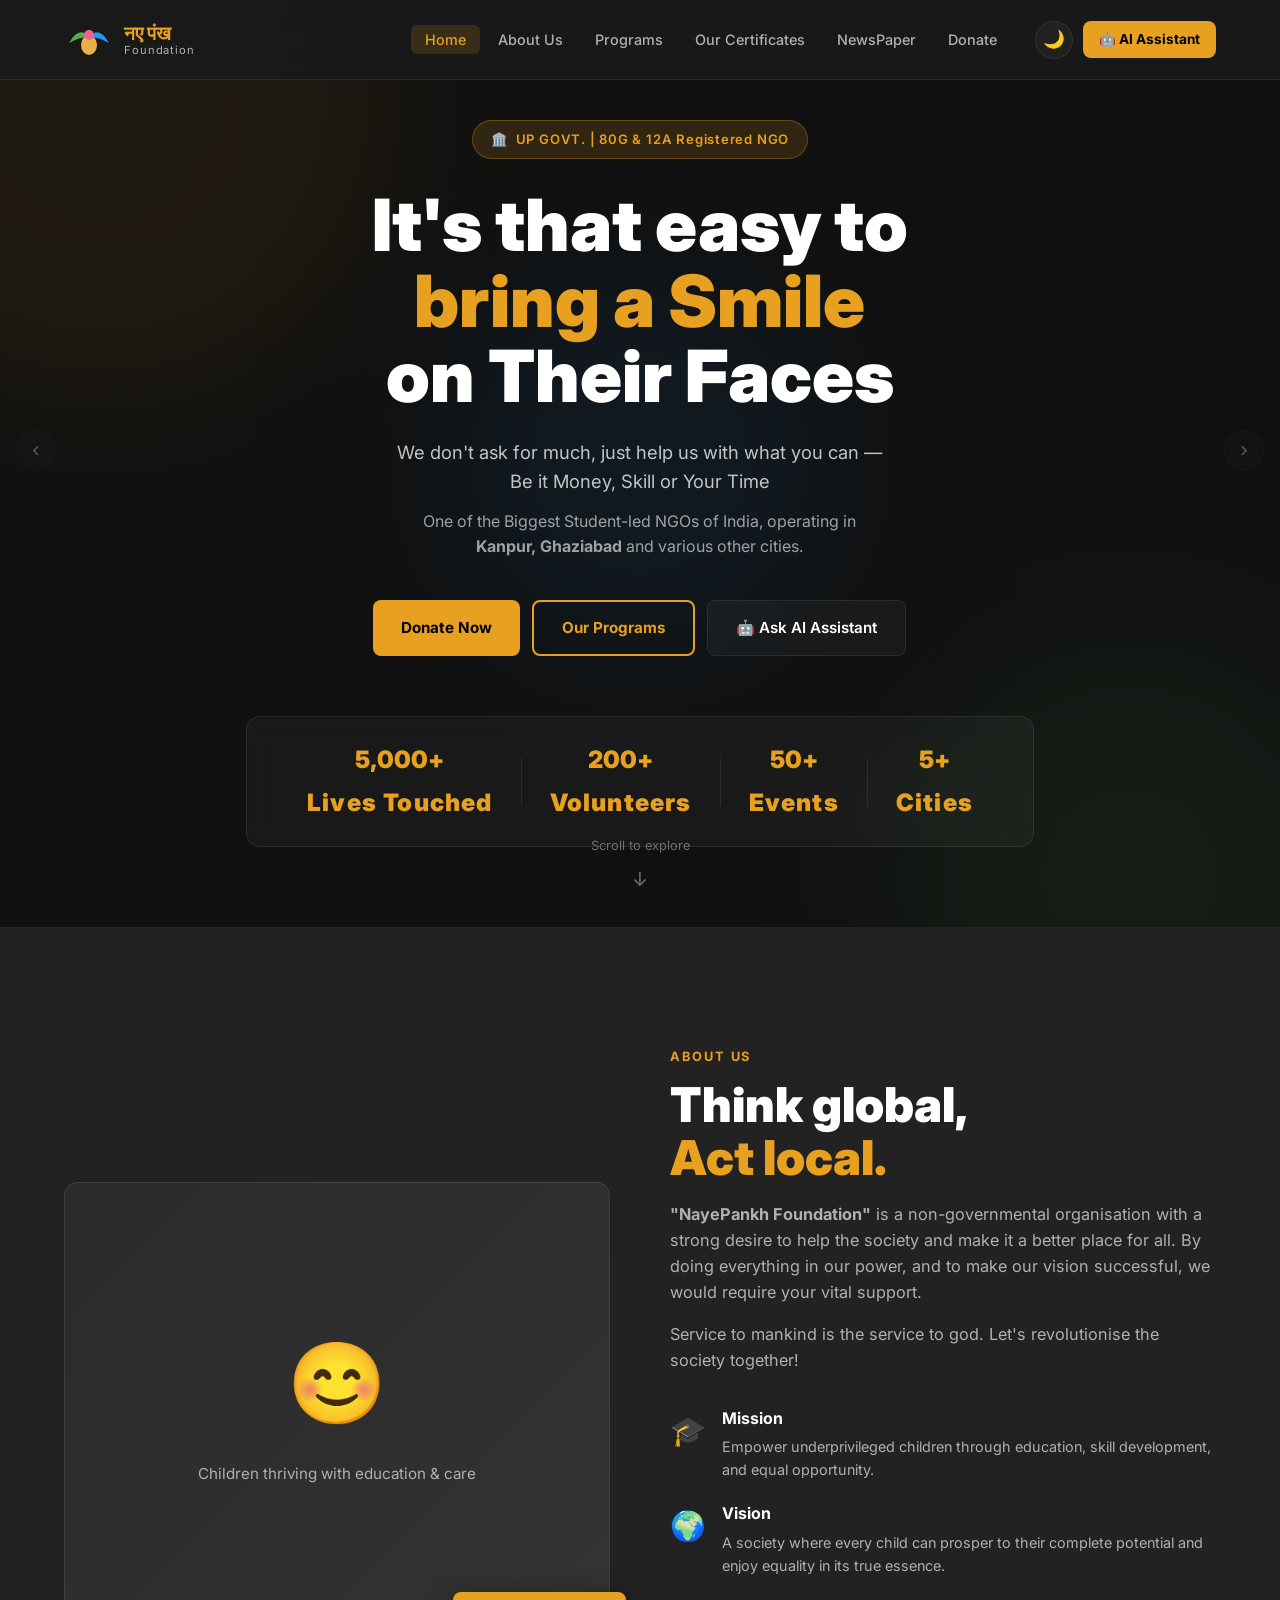
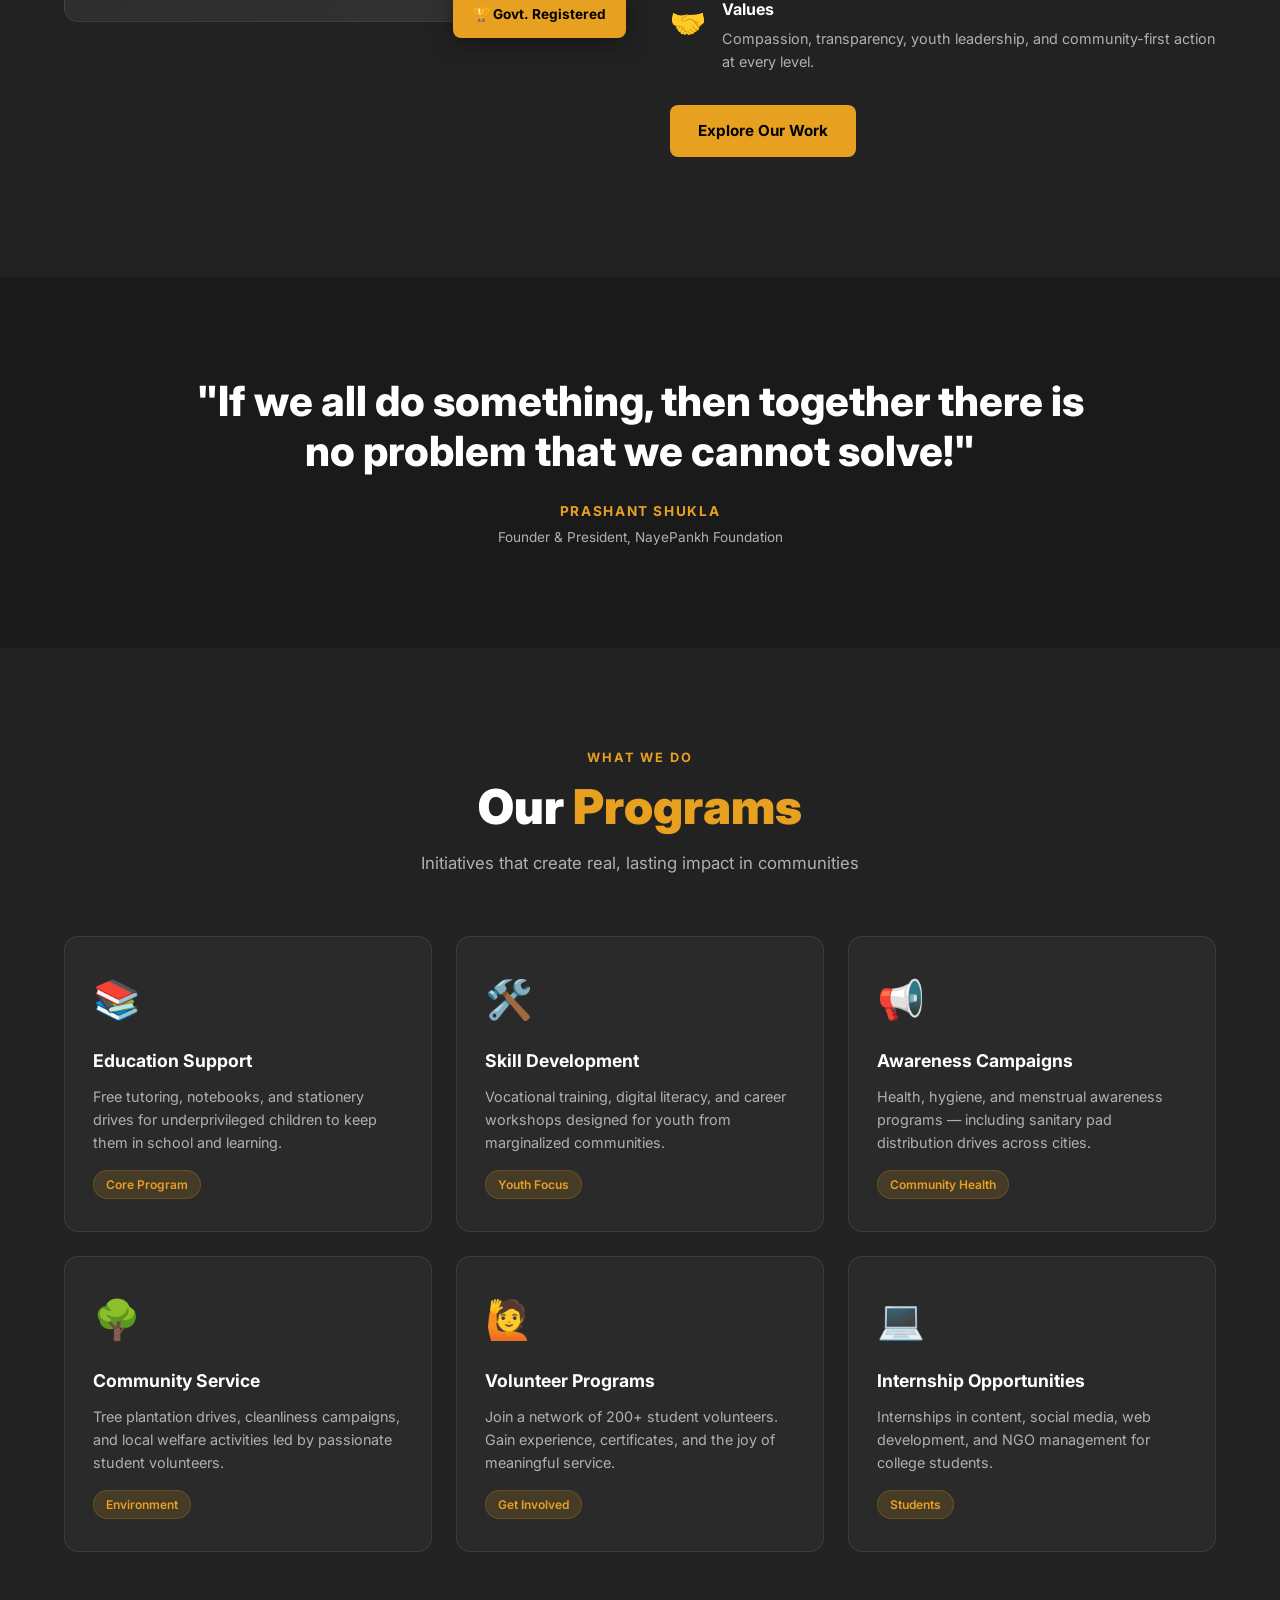
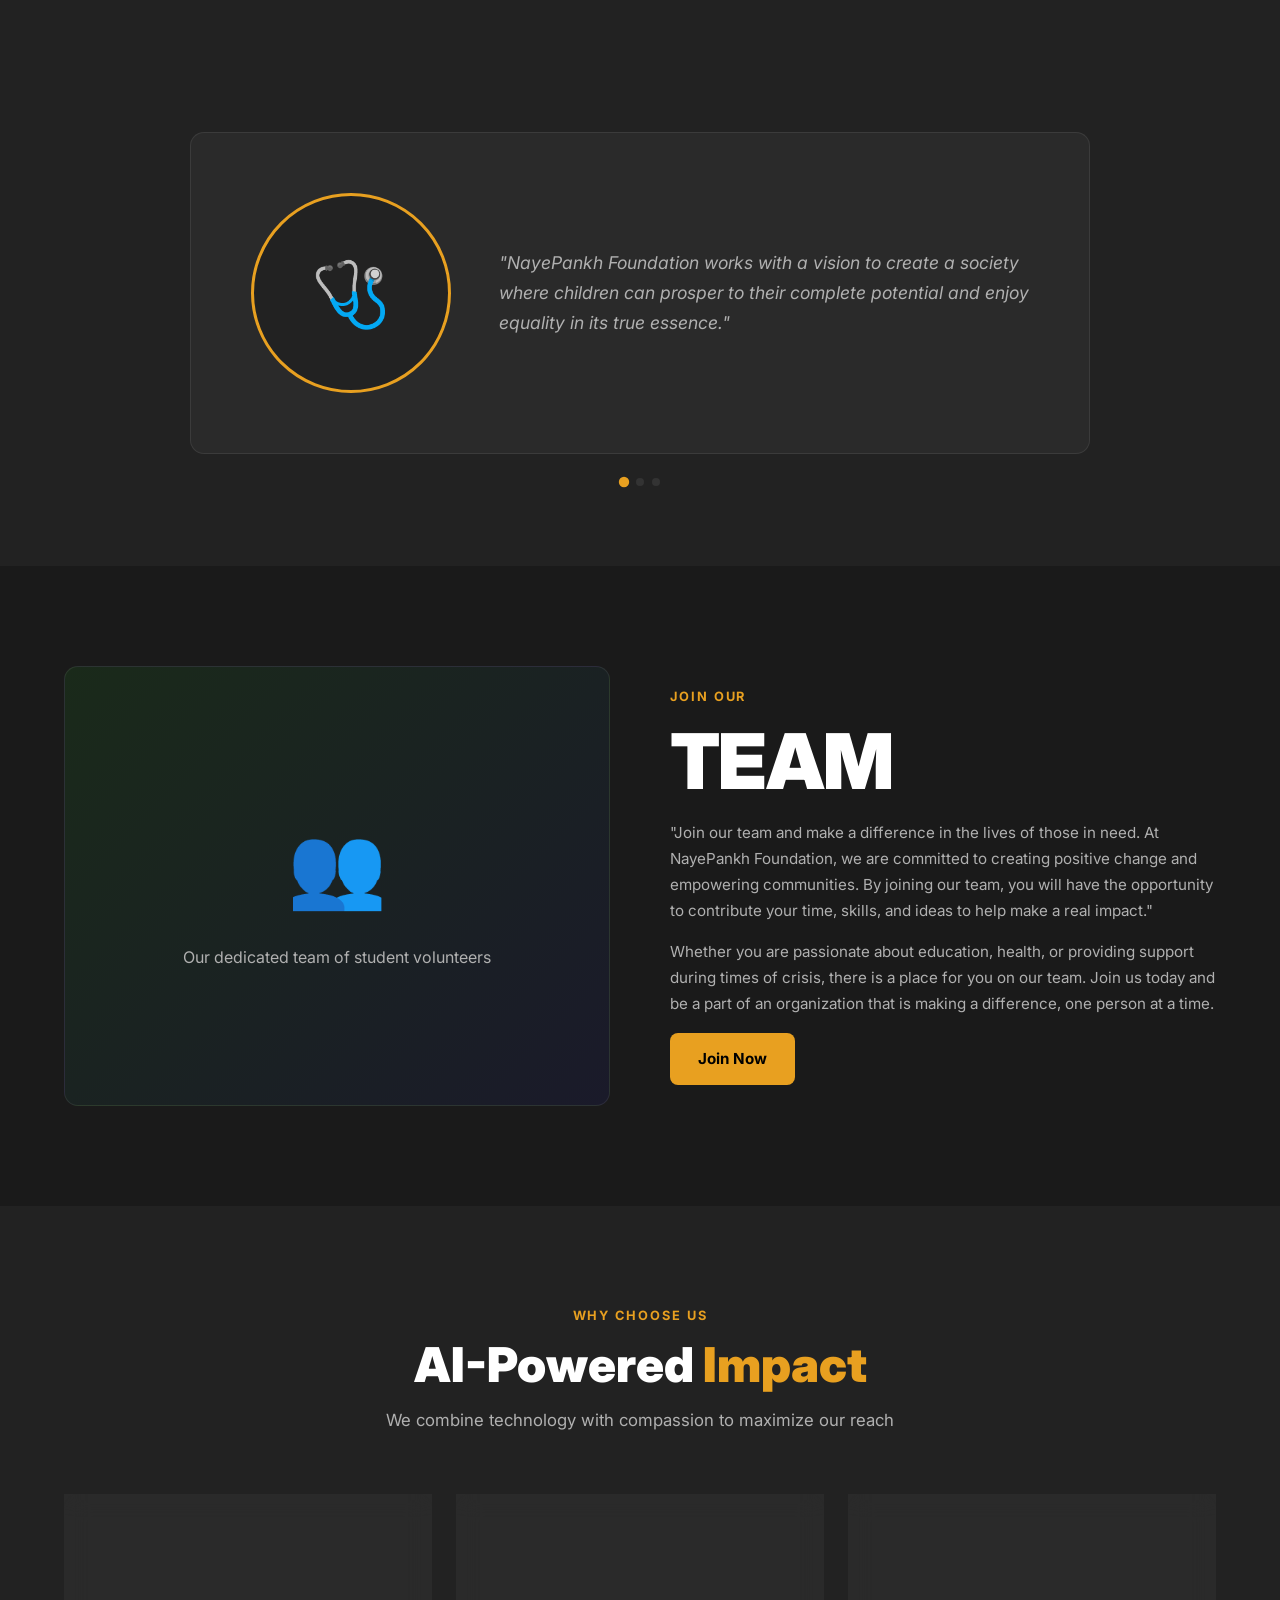
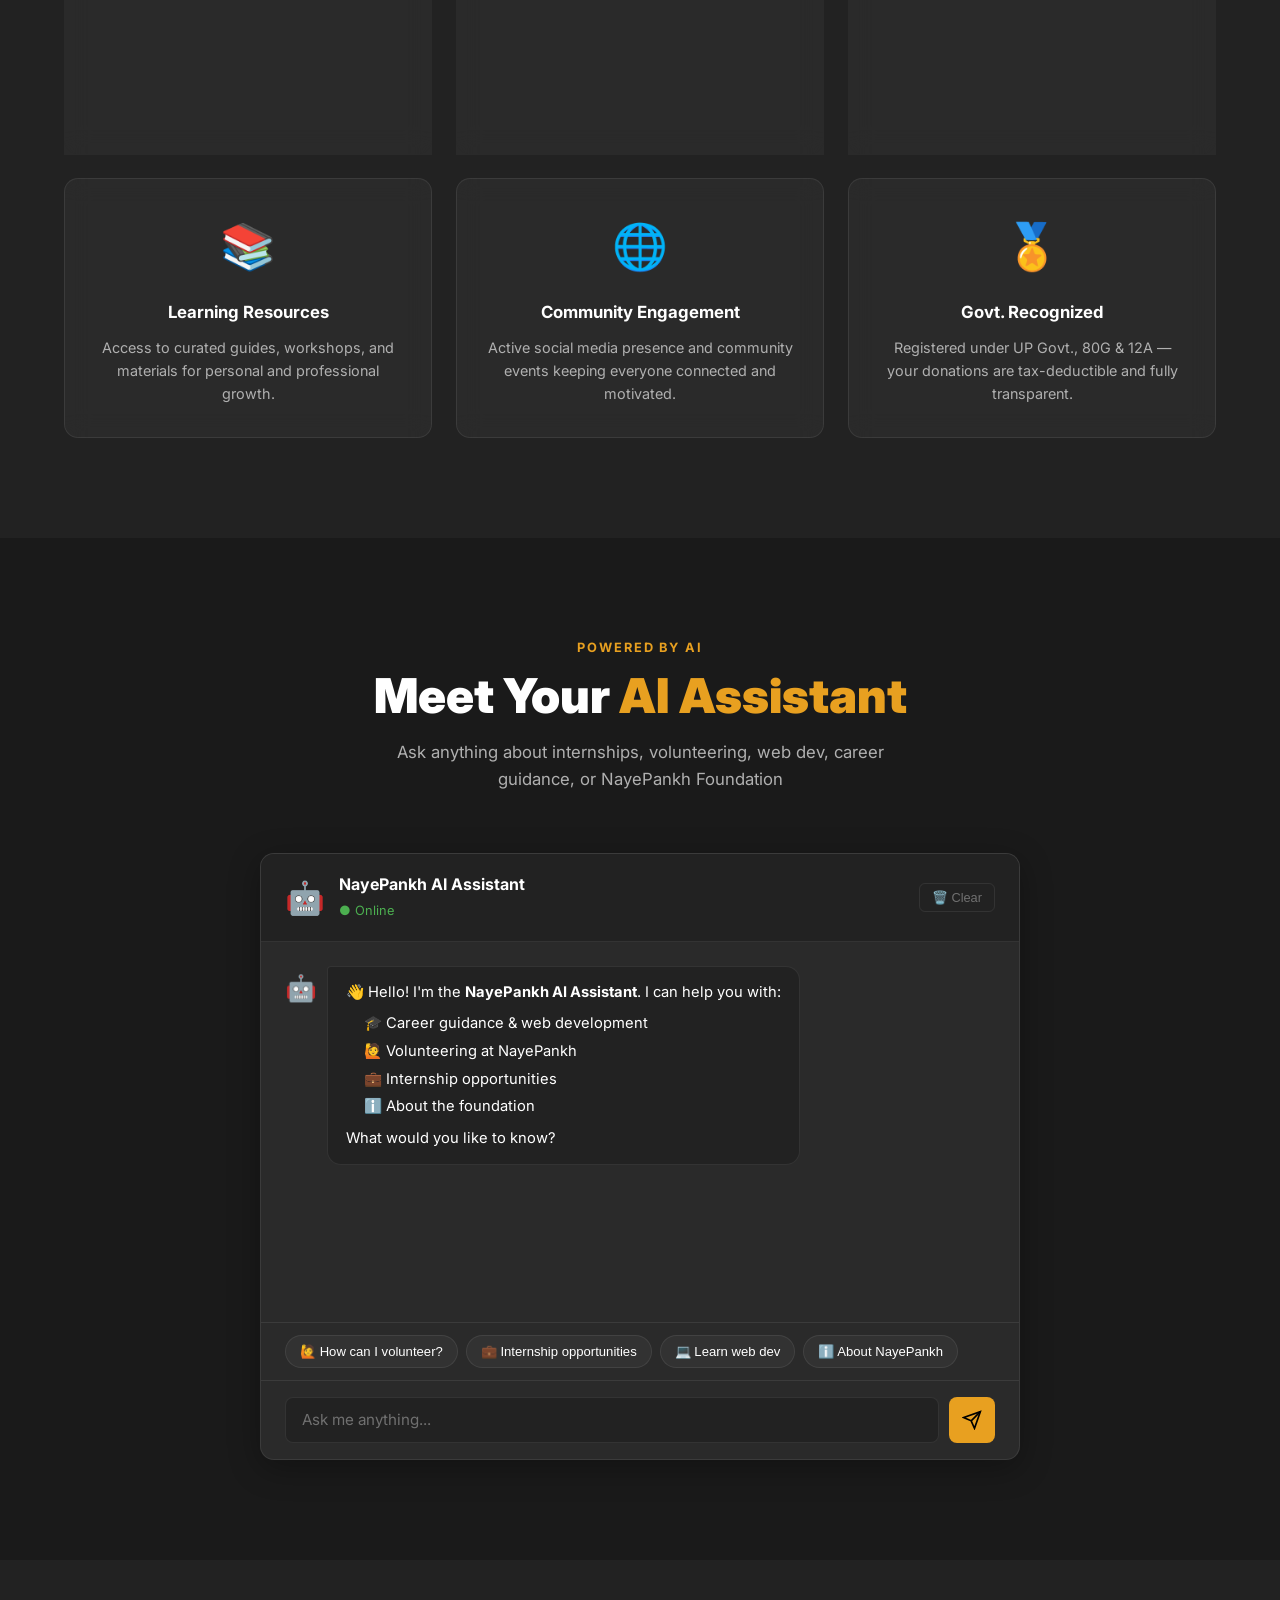
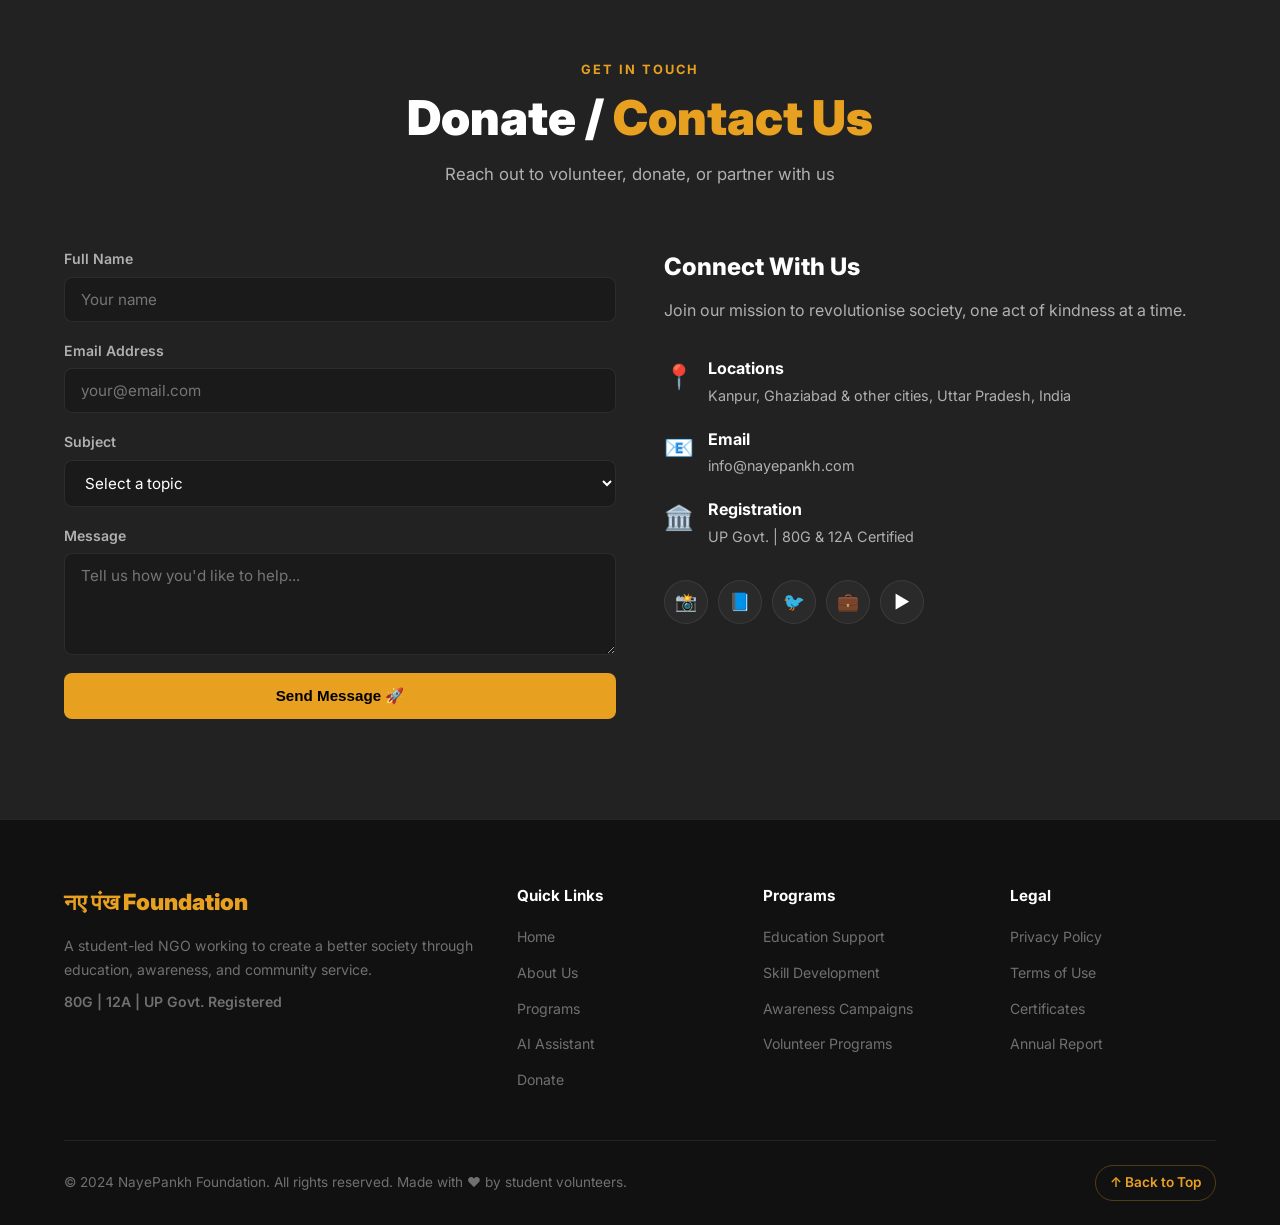
<file: index.html>
<!DOCTYPE html>
<html lang="en">
<head>
  <meta charset="UTF-8" />
  <meta name="viewport" content="width=device-width, initial-scale=1.0" />
  <title>NayePankh Foundation – Think Global, Act Local</title>
  <link rel="stylesheet" href="style.css" />
  <!-- Google Fonts -->
  <link rel="preconnect" href="https://fonts.googleapis.com" />
  <link rel="preconnect" href="https://fonts.gstatic.com" crossorigin />
  <link href="https://fonts.googleapis.com/css2?family=Inter:wght@300;400;500;600;700;800;900&family=Playfair+Display:wght@700;800;900&display=swap" rel="stylesheet" />
</head>
<body class="dark-mode">

  <!-- ========== LOADING SCREEN ========== -->
  <div id="loader" class="loader">
    <div class="loader-inner">
      <div class="loader-wings">🕊️</div>
      <div class="loader-text">NayePankh Foundation</div>
      <div class="loader-bar"><div class="loader-fill"></div></div>
    </div>
  </div>

  <!-- ========== NAVBAR ========== -->
  <nav class="navbar" id="navbar">
    <div class="nav-inner">
      <a href="#home" class="nav-logo">
        <!-- SVG Logo placeholder matching the original winged logo style -->
        <div class="logo-wrap">
          <svg width="50" height="50" viewBox="0 0 50 50" fill="none" xmlns="http://www.w3.org/2000/svg">
            <ellipse cx="25" cy="30" rx="8" ry="10" fill="#e8b04a"/>
            <!-- Wings -->
            <path d="M5 28 Q15 10 25 22 Q15 22 5 28Z" fill="#4caf50"/>
            <path d="M45 28 Q35 10 25 22 Q35 22 45 28Z" fill="#2196f3"/>
            <circle cx="25" cy="20" r="5" fill="#f06292"/>
          </svg>
          <div class="logo-text">
            <span class="logo-hindi">नए पंख</span>
            <span class="logo-sub">Foundation</span>
          </div>
        </div>
      </a>

      <button class="hamburger" id="hamburger" aria-label="Menu">
        <span></span><span></span><span></span>
      </button>

      <ul class="nav-links" id="navLinks">
        <li><a href="#home" class="nav-link active">Home</a></li>
        <li><a href="#about" class="nav-link">About Us</a></li>
        <li><a href="#programs" class="nav-link">Programs</a></li>
        <li><a href="#team" class="nav-link">Our Certificates</a></li>
        <li><a href="#recognition" class="nav-link">NewsPaper</a></li>
        <li><a href="#contact" class="nav-link">Donate</a></li>
      </ul>

      <div class="nav-actions">
        <button class="theme-toggle" id="themeToggle" aria-label="Toggle dark mode">
          <span class="sun">☀️</span>
          <span class="moon">🌙</span>
        </button>
        <a href="#chatbot" class="btn-ai-chat">🤖 AI Assistant</a>
      </div>
    </div>
  </nav>

  <!-- ========== HERO SECTION ========== -->
  <section id="home" class="hero">
    <!-- Animated background blobs -->
    <div class="hero-bg">
      <div class="blob blob-1"></div>
      <div class="blob blob-2"></div>
      <div class="blob blob-3"></div>
    </div>

    <div class="hero-overlay"></div>

    <div class="hero-content">
      <div class="hero-badge reveal">
        <span>🏛️</span> UP GOVT. | 80G & 12A Registered NGO
      </div>

      <h1 class="hero-title reveal">
        It's that easy to<br/>
        <span class="hero-accent">bring a Smile</span><br/>
        on Their Faces
      </h1>

      <p class="hero-sub reveal">
        We don't ask for much, just help us with what you can —<br/>
        Be it Money, Skill or Your Time
      </p>

      <p class="hero-tagline reveal">
        One of the Biggest Student-led NGOs of India, operating in<br/>
        <strong>Kanpur, Ghaziabad</strong> and various other cities.
      </p>

      <div class="hero-cta reveal">
        <a href="#contact" class="btn-primary">Donate Now</a>
        <a href="#programs" class="btn-secondary">Our Programs</a>
        <a href="#chatbot" class="btn-ghost">🤖 Ask AI Assistant</a>
      </div>

      <div class="hero-stats reveal">
        <div class="stat">
          <span class="stat-num" data-target="5000">0</span><span>+</span>
          <span class="stat-label">Lives Touched</span>
        </div>
        <div class="stat-divider"></div>
        <div class="stat">
          <span class="stat-num" data-target="200">0</span><span>+</span>
          <span class="stat-label">Volunteers</span>
        </div>
        <div class="stat-divider"></div>
        <div class="stat">
          <span class="stat-num" data-target="50">0</span><span>+</span>
          <span class="stat-label">Events</span>
        </div>
        <div class="stat-divider"></div>
        <div class="stat">
          <span class="stat-num" data-target="5">0</span><span>+</span>
          <span class="stat-label">Cities</span>
        </div>
      </div>
    </div>

    <div class="hero-scroll-hint">
      <span>Scroll to explore</span>
      <div class="scroll-arrow">↓</div>
    </div>
  </section>

  <!-- ========== ABOUT SECTION ========== -->
  <section id="about" class="about">
    <div class="container">
      <div class="about-grid">
        <div class="about-visual reveal">
          <div class="about-img-frame">
            <div class="about-img-placeholder">
              <div class="smile-emoji">😊</div>
              <p>Children thriving with education & care</p>
            </div>
            <div class="about-badge-float">
              <span>🏆</span> Govt. Registered
            </div>
          </div>
        </div>

        <div class="about-content reveal">
          <p class="section-eyebrow">ABOUT US</p>
          <h2 class="section-title">Think global,<br/><span class="accent">Act local.</span></h2>
          <p class="about-desc">
            <strong>"NayePankh Foundation"</strong> is a non-governmental organisation with a strong desire to help the society and make it a better place for all. By doing everything in our power, and to make our vision successful, we would require your vital support.
          </p>
          <p class="about-desc">
            Service to mankind is the service to god. Let's revolutionise the society together!
          </p>

          <div class="about-pillars">
            <div class="pillar">
              <div class="pillar-icon">🎓</div>
              <div>
                <h4>Mission</h4>
                <p>Empower underprivileged children through education, skill development, and equal opportunity.</p>
              </div>
            </div>
            <div class="pillar">
              <div class="pillar-icon">🌍</div>
              <div>
                <h4>Vision</h4>
                <p>A society where every child can prosper to their complete potential and enjoy equality in its true essence.</p>
              </div>
            </div>
            <div class="pillar">
              <div class="pillar-icon">🤝</div>
              <div>
                <h4>Values</h4>
                <p>Compassion, transparency, youth leadership, and community-first action at every level.</p>
              </div>
            </div>
          </div>

          <a href="#programs" class="btn-primary">Explore Our Work</a>
        </div>
      </div>
    </div>
  </section>

  <!-- ========== QUOTE SECTION ========== -->
  <section class="quote-section">
    <div class="container">
      <blockquote class="big-quote reveal">
        "If we all do something, then together there is no problem that we cannot solve!"
      </blockquote>
      <p class="quote-author reveal">PRASHANT SHUKLA</p>
      <p class="quote-role reveal">Founder &amp; President, NayePankh Foundation</p>
    </div>
  </section>

  <!-- ========== PROGRAMS SECTION ========== -->
  <section id="programs" class="programs">
    <div class="container">
      <div class="section-header reveal">
        <p class="section-eyebrow">WHAT WE DO</p>
        <h2 class="section-title">Our <span class="accent">Programs</span></h2>
        <p class="section-desc">Initiatives that create real, lasting impact in communities</p>
      </div>

      <div class="programs-grid">
        <div class="program-card reveal">
          <div class="card-icon">📚</div>
          <h3>Education Support</h3>
          <p>Free tutoring, notebooks, and stationery drives for underprivileged children to keep them in school and learning.</p>
          <div class="card-tag">Core Program</div>
        </div>
        <div class="program-card reveal">
          <div class="card-icon">🛠️</div>
          <h3>Skill Development</h3>
          <p>Vocational training, digital literacy, and career workshops designed for youth from marginalized communities.</p>
          <div class="card-tag">Youth Focus</div>
        </div>
        <div class="program-card reveal">
          <div class="card-icon">📢</div>
          <h3>Awareness Campaigns</h3>
          <p>Health, hygiene, and menstrual awareness programs — including sanitary pad distribution drives across cities.</p>
          <div class="card-tag">Community Health</div>
        </div>
        <div class="program-card reveal">
          <div class="card-icon">🌳</div>
          <h3>Community Service</h3>
          <p>Tree plantation drives, cleanliness campaigns, and local welfare activities led by passionate student volunteers.</p>
          <div class="card-tag">Environment</div>
        </div>
        <div class="program-card reveal">
          <div class="card-icon">🙋</div>
          <h3>Volunteer Programs</h3>
          <p>Join a network of 200+ student volunteers. Gain experience, certificates, and the joy of meaningful service.</p>
          <div class="card-tag">Get Involved</div>
        </div>
        <div class="program-card reveal">
          <div class="card-icon">💻</div>
          <h3>Internship Opportunities</h3>
          <p>Internships in content, social media, web development, and NGO management for college students.</p>
          <div class="card-tag">Students</div>
        </div>
      </div>
    </div>
  </section>

  <!-- ========== VISION CAROUSEL (from original) ========== -->
  <section class="vision-section">
    <div class="container">
      <div class="vision-slider" id="visionSlider">
        <div class="vision-slide active">
          <div class="vision-img">
            <div class="vision-img-placeholder">🩺</div>
          </div>
          <blockquote class="vision-quote">
            "NayePankh Foundation works with a vision to create a society where children can prosper to their complete potential and enjoy equality in its true essence."
          </blockquote>
        </div>
        <div class="vision-slide">
          <div class="vision-img">
            <div class="vision-img-placeholder">📖</div>
          </div>
          <blockquote class="vision-quote">
            "Education is the most powerful weapon which you can use to change the world. We are committed to putting that weapon in every child's hands."
          </blockquote>
        </div>
        <div class="vision-slide">
          <div class="vision-img">
            <div class="vision-img-placeholder">🌱</div>
          </div>
          <blockquote class="vision-quote">
            "Small acts, when multiplied by millions of people, can transform the world. Every volunteer matters. Every rupee matters. Every smile matters."
          </blockquote>
        </div>
      </div>
      <div class="slider-dots" id="sliderDots">
        <button class="dot active" data-slide="0"></button>
        <button class="dot" data-slide="1"></button>
        <button class="dot" data-slide="2"></button>
      </div>
      <button class="slider-btn prev" id="prevSlide">&#8249;</button>
      <button class="slider-btn next" id="nextSlide">&#8250;</button>
    </div>
  </section>

  <!-- ========== TEAM SECTION ========== -->
  <section id="team" class="team-section">
    <div class="container">
      <div class="team-grid">
        <div class="team-visual reveal">
          <div class="team-img-placeholder">
            <div class="team-emoji">👥</div>
            <p>Our dedicated team of student volunteers</p>
          </div>
        </div>
        <div class="team-content reveal">
          <p class="section-eyebrow">JOIN OUR</p>
          <h2 class="section-title team-title">TEAM</h2>
          <p class="team-desc">
            "Join our team and make a difference in the lives of those in need. At NayePankh Foundation, we are committed to creating positive change and empowering communities. By joining our team, you will have the opportunity to contribute your time, skills, and ideas to help make a real impact."
          </p>
          <p class="team-desc">
            Whether you are passionate about education, health, or providing support during times of crisis, there is a place for you on our team. Join us today and be a part of an organization that is making a difference, one person at a time.
          </p>
          <a href="#contact" class="btn-primary">Join Now</a>
        </div>
      </div>
    </div>
  </section>

  <!-- ========== FEATURES SECTION ========== -->
  <section id="recognition" class="features-section">
    <div class="container">
      <div class="section-header reveal">
        <p class="section-eyebrow">WHY CHOOSE US</p>
        <h2 class="section-title">AI-Powered <span class="accent">Impact</span></h2>
        <p class="section-desc">We combine technology with compassion to maximize our reach</p>
      </div>
      <div class="features-grid">
        <div class="feature-card reveal">
          <div class="feature-icon">🤖</div>
          <h3>AI Career Guidance</h3>
          <p>Our AI assistant helps students and volunteers find the right opportunities and career paths.</p>
        </div>
        <div class="feature-card reveal">
          <div class="feature-icon">📋</div>
          <h3>Internship Support</h3>
          <p>Structured internship programs with certificates recognized by colleges and universities.</p>
        </div>
        <div class="feature-card reveal">
          <div class="feature-icon">⚙️</div>
          <h3>Volunteer Management</h3>
          <p>Efficient systems for managing 200+ active volunteers across multiple cities.</p>
        </div>
        <div class="feature-card reveal">
          <div class="feature-icon">📚</div>
          <h3>Learning Resources</h3>
          <p>Access to curated guides, workshops, and materials for personal and professional growth.</p>
        </div>
        <div class="feature-card reveal">
          <div class="feature-icon">🌐</div>
          <h3>Community Engagement</h3>
          <p>Active social media presence and community events keeping everyone connected and motivated.</p>
        </div>
        <div class="feature-card reveal">
          <div class="feature-icon">🏅</div>
          <h3>Govt. Recognized</h3>
          <p>Registered under UP Govt., 80G & 12A — your donations are tax-deductible and fully transparent.</p>
        </div>
      </div>
    </div>
  </section>

  <!-- ========== AI CHATBOT SECTION ========== -->
  <section id="chatbot" class="chatbot-section">
    <div class="container">
      <div class="section-header reveal">
        <p class="section-eyebrow">POWERED BY AI</p>
        <h2 class="section-title">Meet Your <span class="accent">AI Assistant</span></h2>
        <p class="section-desc">Ask anything about internships, volunteering, web dev, career guidance, or NayePankh Foundation</p>
      </div>

      <div class="chatbot-wrapper reveal">
        <div class="chat-header">
          <div class="chat-avatar">🤖</div>
          <div class="chat-info">
            <span class="chat-name">NayePankh AI Assistant</span>
            <span class="chat-status">● Online</span>
          </div>
          <button class="chat-clear" id="clearChat">🗑️ Clear</button>
        </div>

        <div class="chat-messages" id="chatMessages">
          <div class="msg bot">
            <div class="msg-avatar">🤖</div>
            <div class="msg-bubble">
              👋 Hello! I'm the <strong>NayePankh AI Assistant</strong>. I can help you with:
              <ul>
                <li>🎓 Career guidance & web development</li>
                <li>🙋 Volunteering at NayePankh</li>
                <li>💼 Internship opportunities</li>
                <li>ℹ️ About the foundation</li>
              </ul>
              <p>What would you like to know?</p>
            </div>
          </div>
        </div>

        <div class="chat-suggestions" id="chatSuggestions">
          <button class="suggestion" onclick="sendSuggestion('How can I volunteer?')">🙋 How can I volunteer?</button>
          <button class="suggestion" onclick="sendSuggestion('Tell me about internships')">💼 Internship opportunities</button>
          <button class="suggestion" onclick="sendSuggestion('How to learn web development?')">💻 Learn web dev</button>
          <button class="suggestion" onclick="sendSuggestion('What is NayePankh Foundation?')">ℹ️ About NayePankh</button>
        </div>

        <div class="chat-input-area">
          <input type="text" id="chatInput" class="chat-input" placeholder="Ask me anything..." autocomplete="off" />
          <button class="chat-send" id="chatSend">
            <svg width="20" height="20" viewBox="0 0 24 24" fill="none" stroke="currentColor" stroke-width="2"><line x1="22" y1="2" x2="11" y2="13"></line><polygon points="22 2 15 22 11 13 2 9 22 2"></polygon></svg>
          </button>
        </div>
      </div>
    </div>
  </section>

  <!-- ========== CONTACT SECTION ========== -->
  <section id="contact" class="contact-section">
    <div class="container">
      <div class="section-header reveal">
        <p class="section-eyebrow">GET IN TOUCH</p>
        <h2 class="section-title">Donate / <span class="accent">Contact Us</span></h2>
        <p class="section-desc">Reach out to volunteer, donate, or partner with us</p>
      </div>

      <div class="contact-grid">
        <div class="contact-form-wrap reveal">
          <div class="contact-form" id="contactForm">
            <div class="form-group">
              <label for="fname">Full Name</label>
              <input type="text" id="fname" placeholder="Your name" />
            </div>
            <div class="form-group">
              <label for="femail">Email Address</label>
              <input type="email" id="femail" placeholder="your@email.com" />
            </div>
            <div class="form-group">
              <label for="fsubject">Subject</label>
              <select id="fsubject">
                <option value="">Select a topic</option>
                <option>Donate</option>
                <option>Volunteer</option>
                <option>Internship</option>
                <option>Partnership</option>
                <option>General Query</option>
              </select>
            </div>
            <div class="form-group">
              <label for="fmsg">Message</label>
              <textarea id="fmsg" rows="4" placeholder="Tell us how you'd like to help..."></textarea>
            </div>
            <button class="btn-primary full-width" onclick="submitForm()">Send Message 🚀</button>
          </div>
          <div class="form-success" id="formSuccess" style="display:none;">
            <div class="success-icon">🎉</div>
            <h3>Thank you!</h3>
            <p>We'll get back to you within 24 hours.</p>
          </div>
        </div>

        <div class="contact-info reveal">
          <h3>Connect With Us</h3>
          <p>Join our mission to revolutionise society, one act of kindness at a time.</p>

          <div class="info-items">
            <div class="info-item">
              <span class="info-icon">📍</span>
              <div>
                <strong>Locations</strong>
                <p>Kanpur, Ghaziabad & other cities, Uttar Pradesh, India</p>
              </div>
            </div>
            <div class="info-item">
              <span class="info-icon">📧</span>
              <div>
                <strong>Email</strong>
                <p>info@nayepankh.com</p>
              </div>
            </div>
            <div class="info-item">
              <span class="info-icon">🏛️</span>
              <div>
                <strong>Registration</strong>
                <p>UP Govt. | 80G & 12A Certified</p>
              </div>
            </div>
          </div>

          <div class="social-links">
            <a href="#" class="social-btn" aria-label="Instagram">📸</a>
            <a href="#" class="social-btn" aria-label="Facebook">📘</a>
            <a href="#" class="social-btn" aria-label="Twitter">🐦</a>
            <a href="#" class="social-btn" aria-label="LinkedIn">💼</a>
            <a href="#" class="social-btn" aria-label="YouTube">▶️</a>
          </div>
        </div>
      </div>
    </div>
  </section>

  <!-- ========== FOOTER ========== -->
  <footer class="footer">
    <div class="container">
      <div class="footer-grid">
        <div class="footer-brand">
          <div class="footer-logo">नए पंख Foundation</div>
          <p>A student-led NGO working to create a better society through education, awareness, and community service.</p>
          <p class="footer-reg">80G | 12A | UP Govt. Registered</p>
        </div>
        <div class="footer-links">
          <h4>Quick Links</h4>
          <ul>
            <li><a href="#home">Home</a></li>
            <li><a href="#about">About Us</a></li>
            <li><a href="#programs">Programs</a></li>
            <li><a href="#chatbot">AI Assistant</a></li>
            <li><a href="#contact">Donate</a></li>
          </ul>
        </div>
        <div class="footer-links">
          <h4>Programs</h4>
          <ul>
            <li><a href="#programs">Education Support</a></li>
            <li><a href="#programs">Skill Development</a></li>
            <li><a href="#programs">Awareness Campaigns</a></li>
            <li><a href="#programs">Volunteer Programs</a></li>
          </ul>
        </div>
        <div class="footer-links">
          <h4>Legal</h4>
          <ul>
            <li><a href="#">Privacy Policy</a></li>
            <li><a href="#">Terms of Use</a></li>
            <li><a href="#">Certificates</a></li>
            <li><a href="#">Annual Report</a></li>
          </ul>
        </div>
      </div>
      <div class="footer-bottom">
        <p>© 2024 NayePankh Foundation. All rights reserved. Made with ❤️ by student volunteers.</p>
        <a href="#home" class="back-top">↑ Back to Top</a>
      </div>
    </div>
  </footer>

  <script src="script.js"></script>
</body>
</html>
</file>
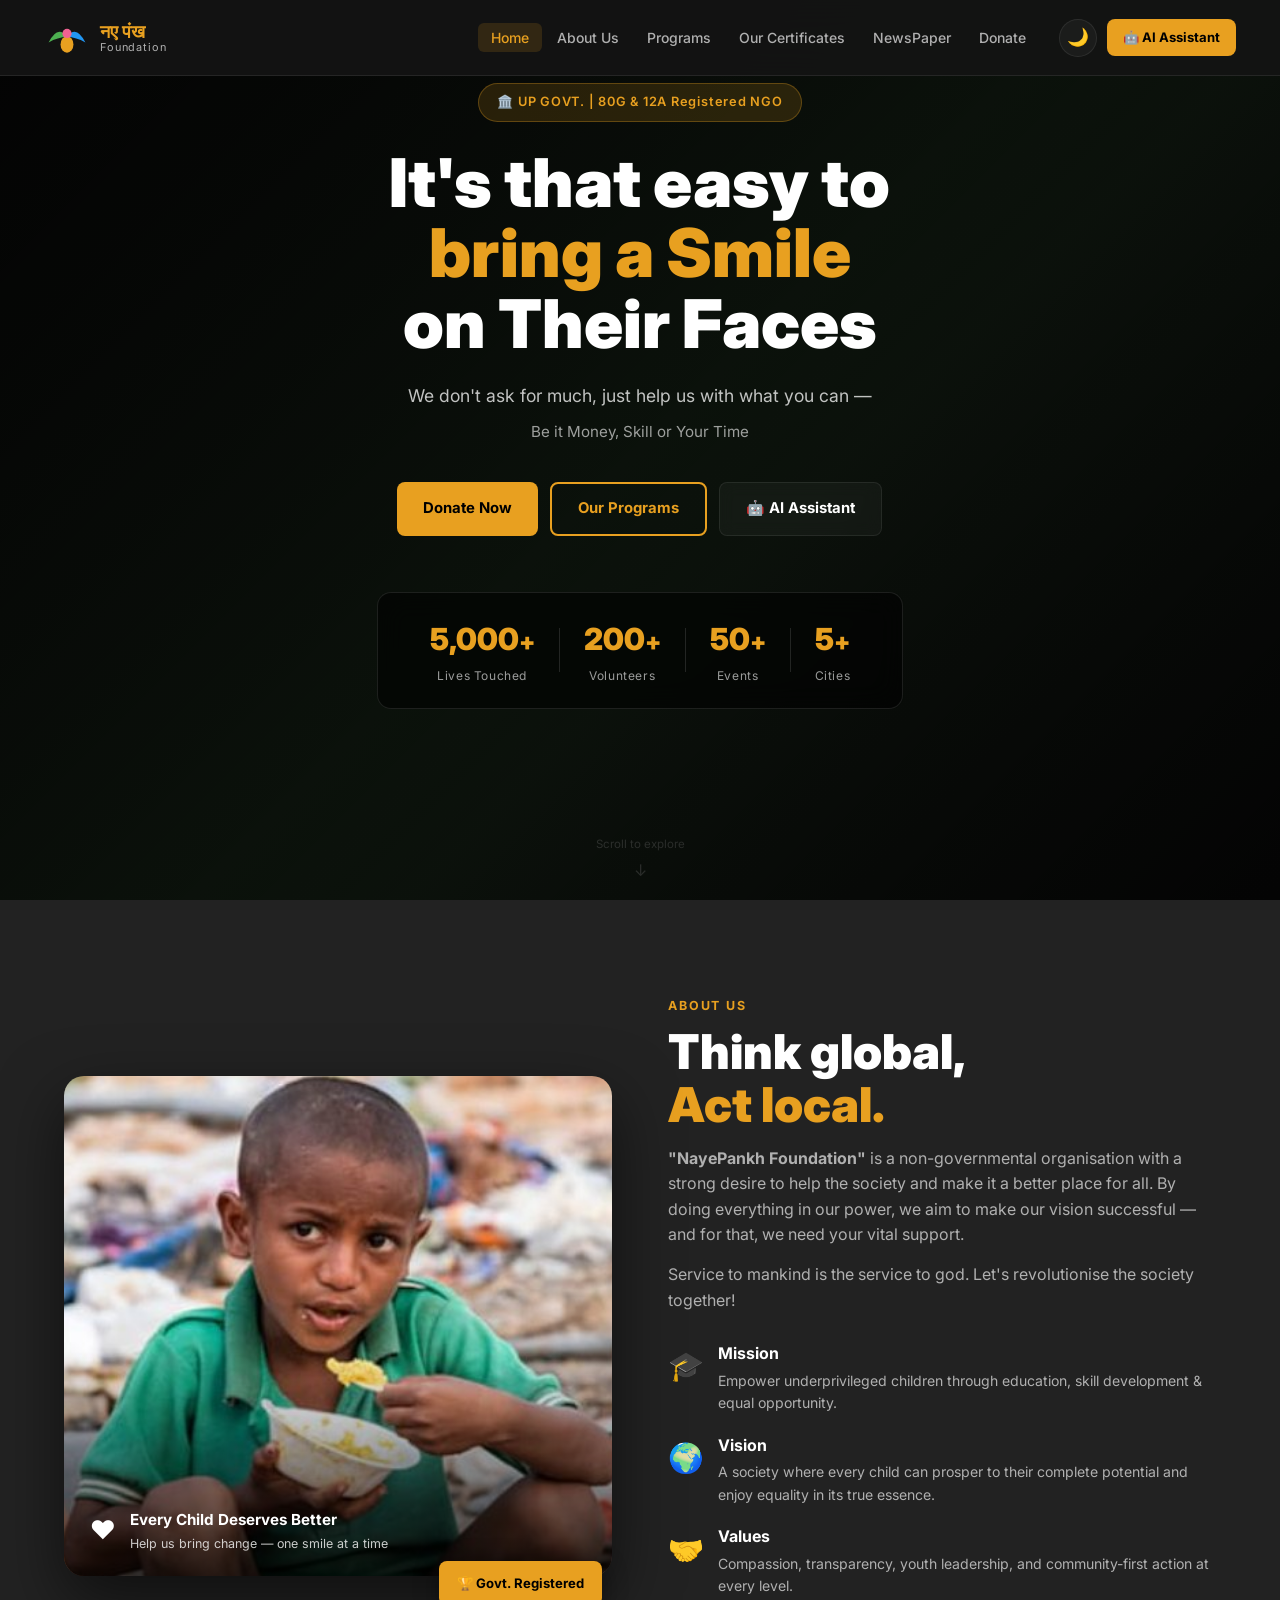
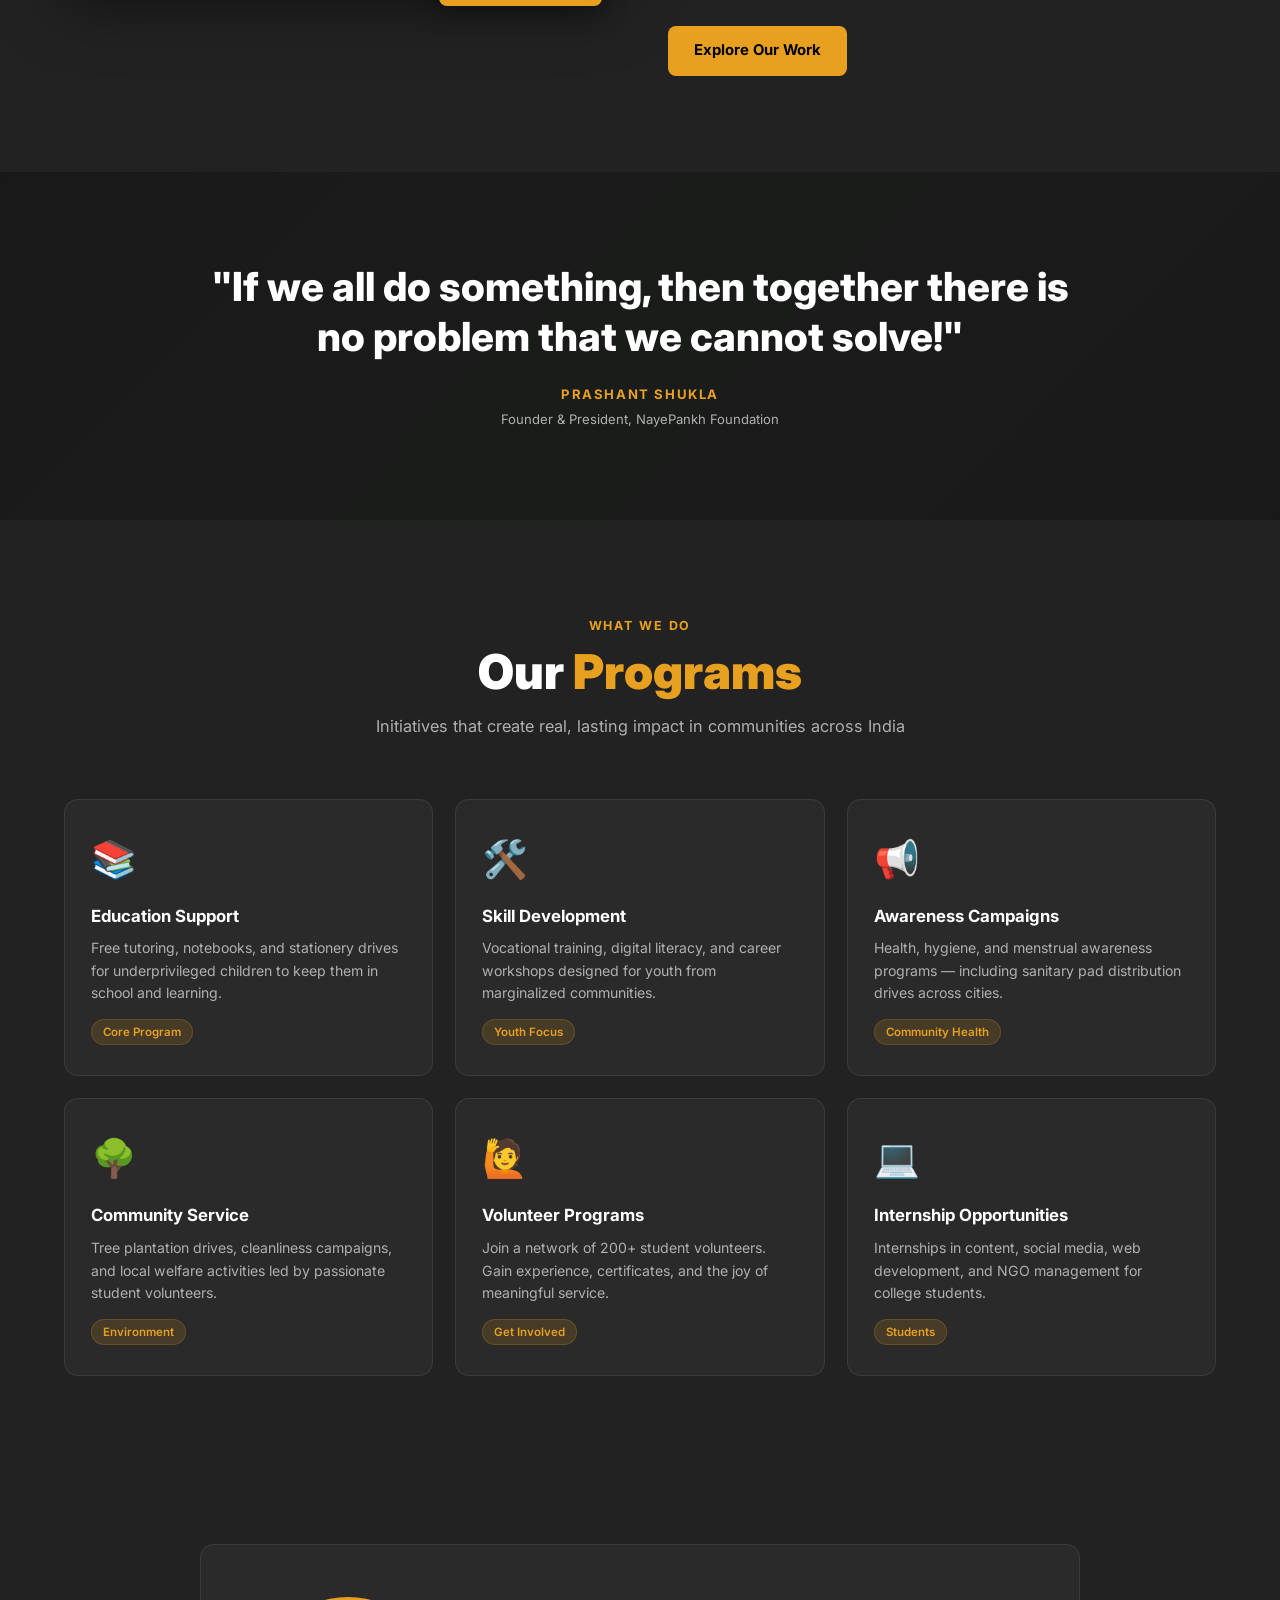
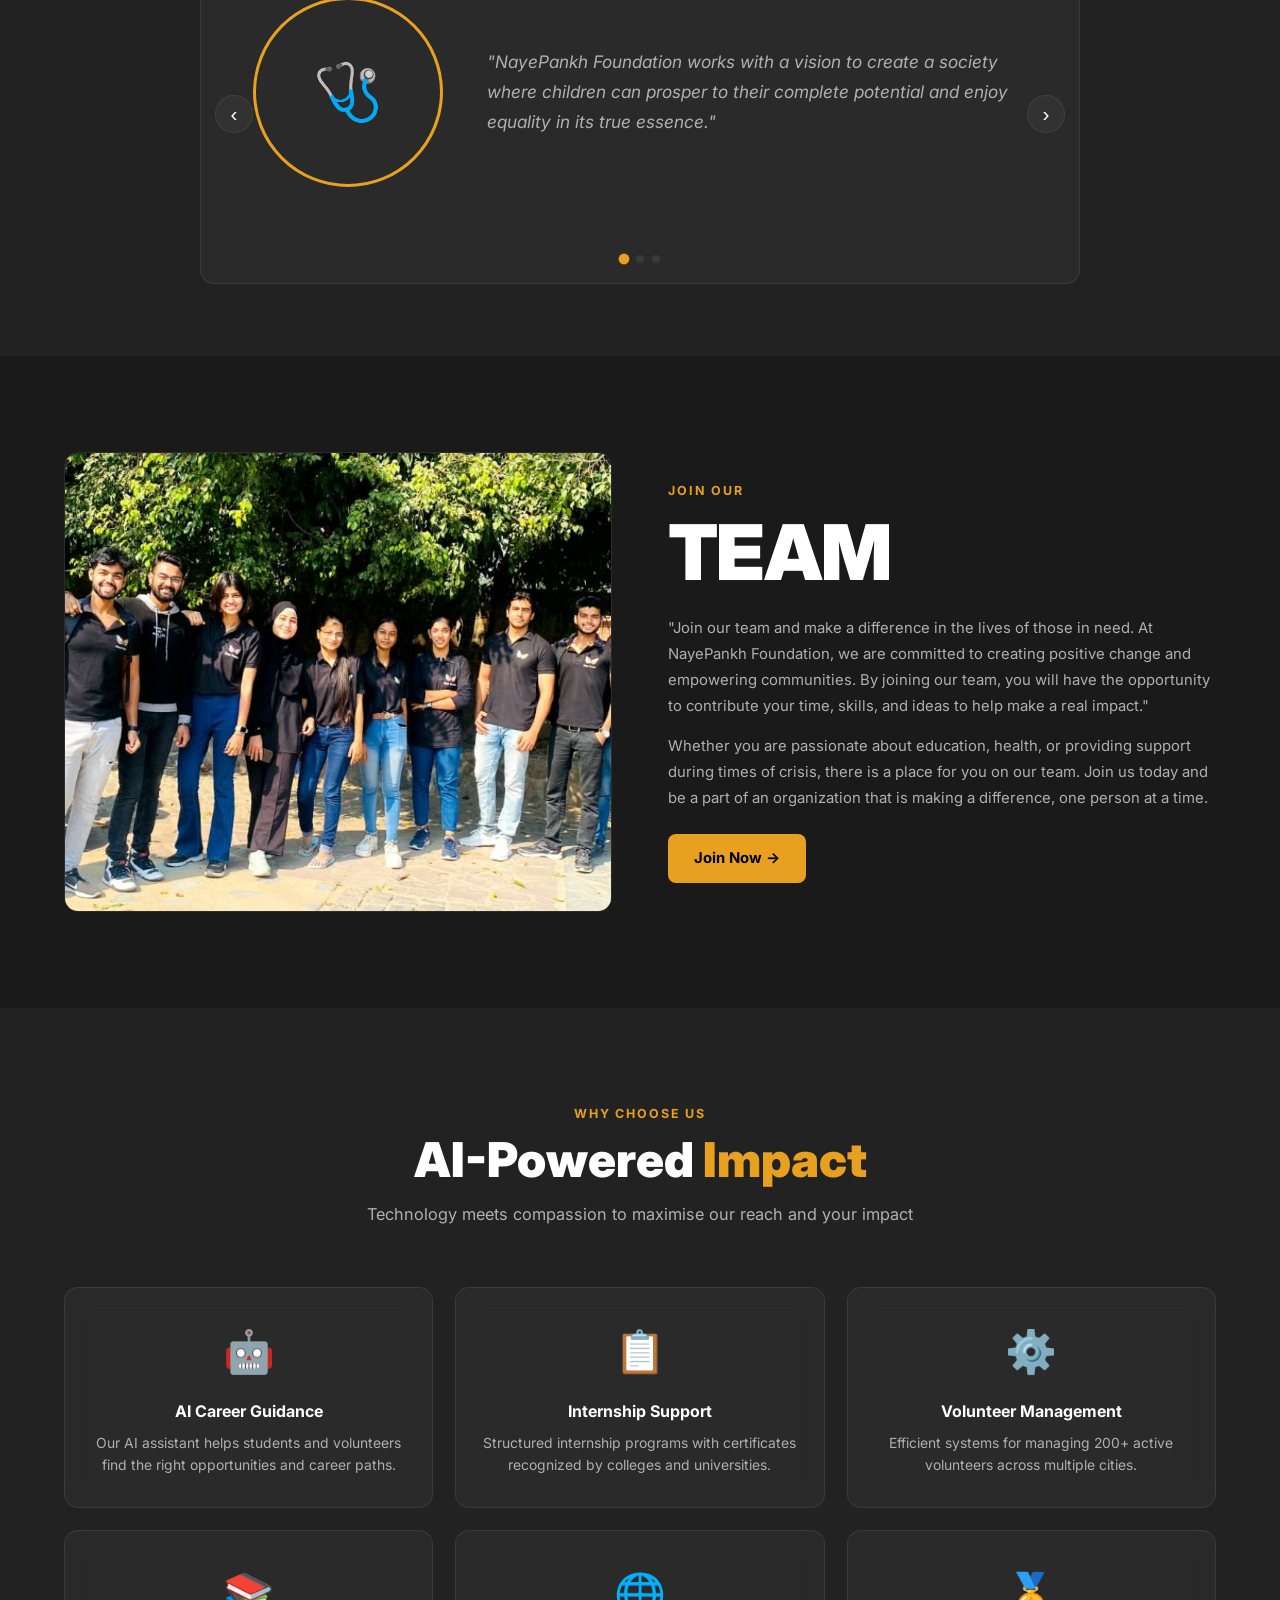
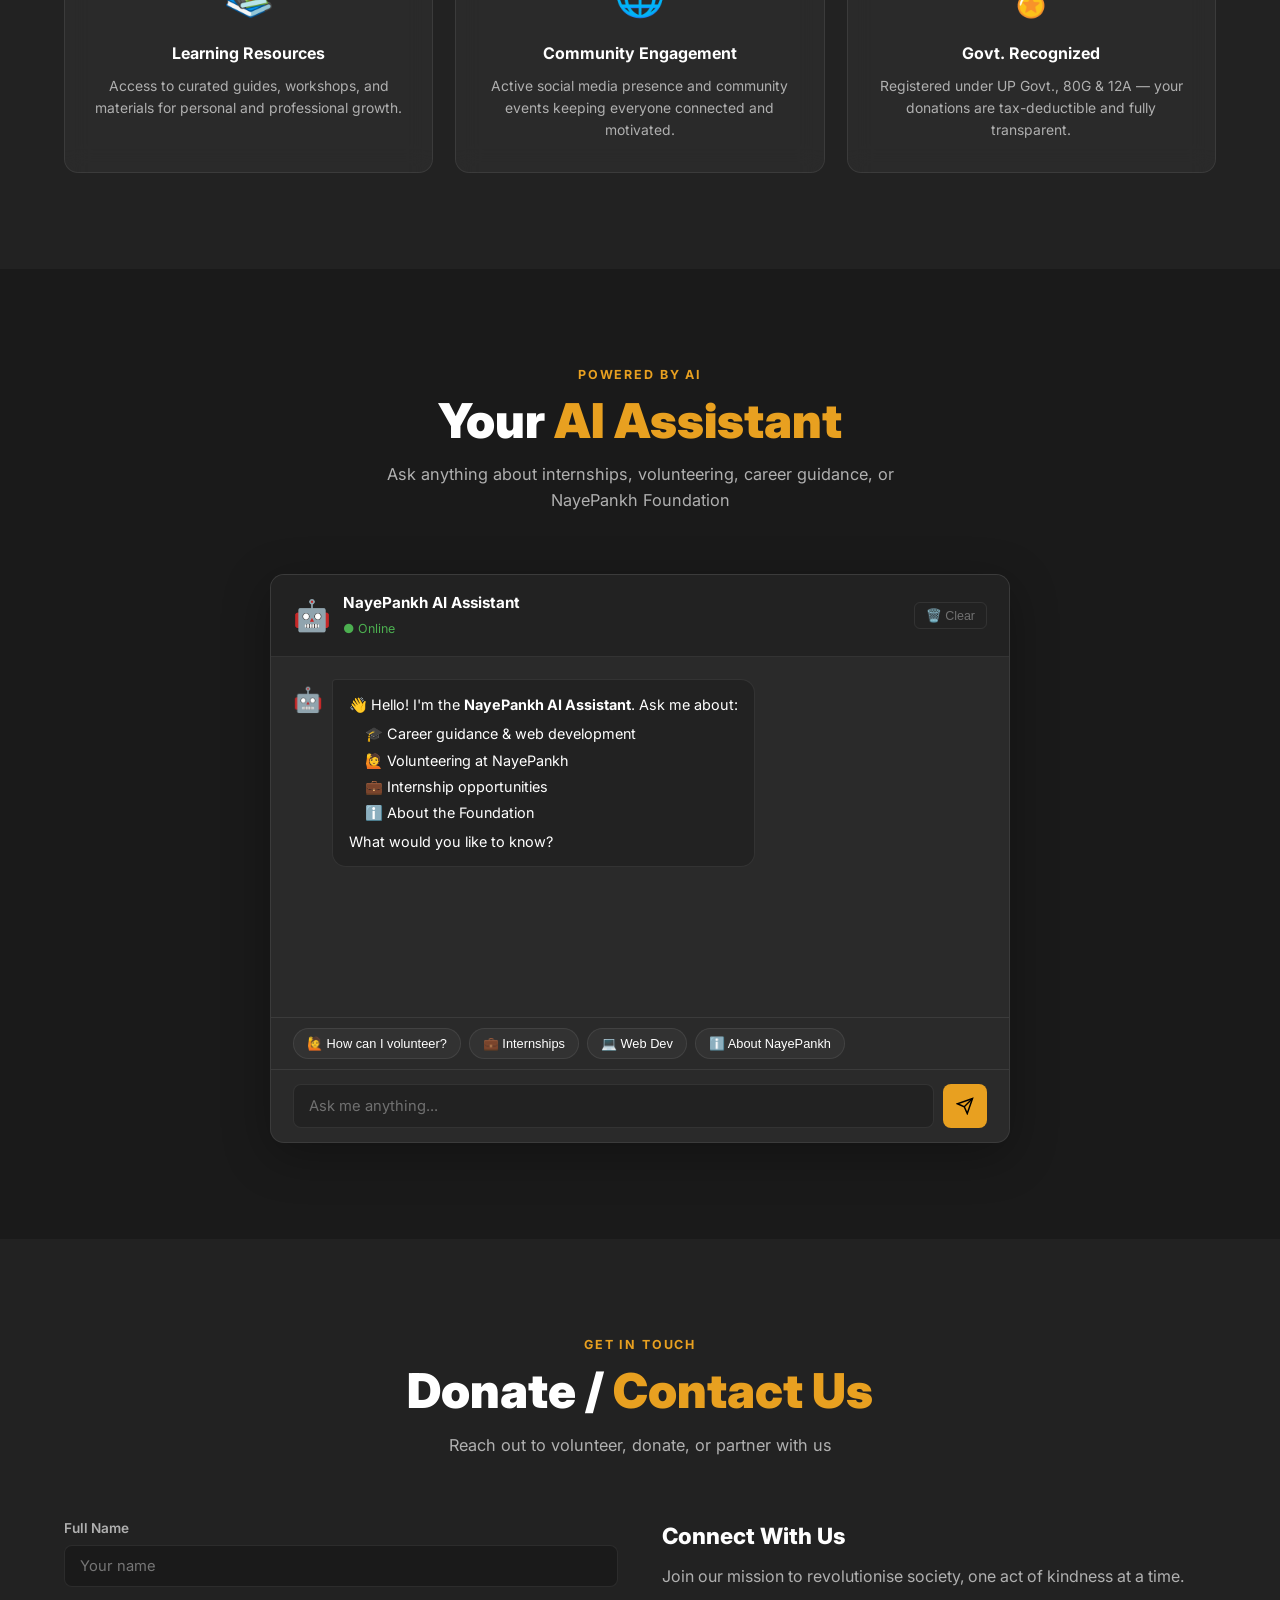
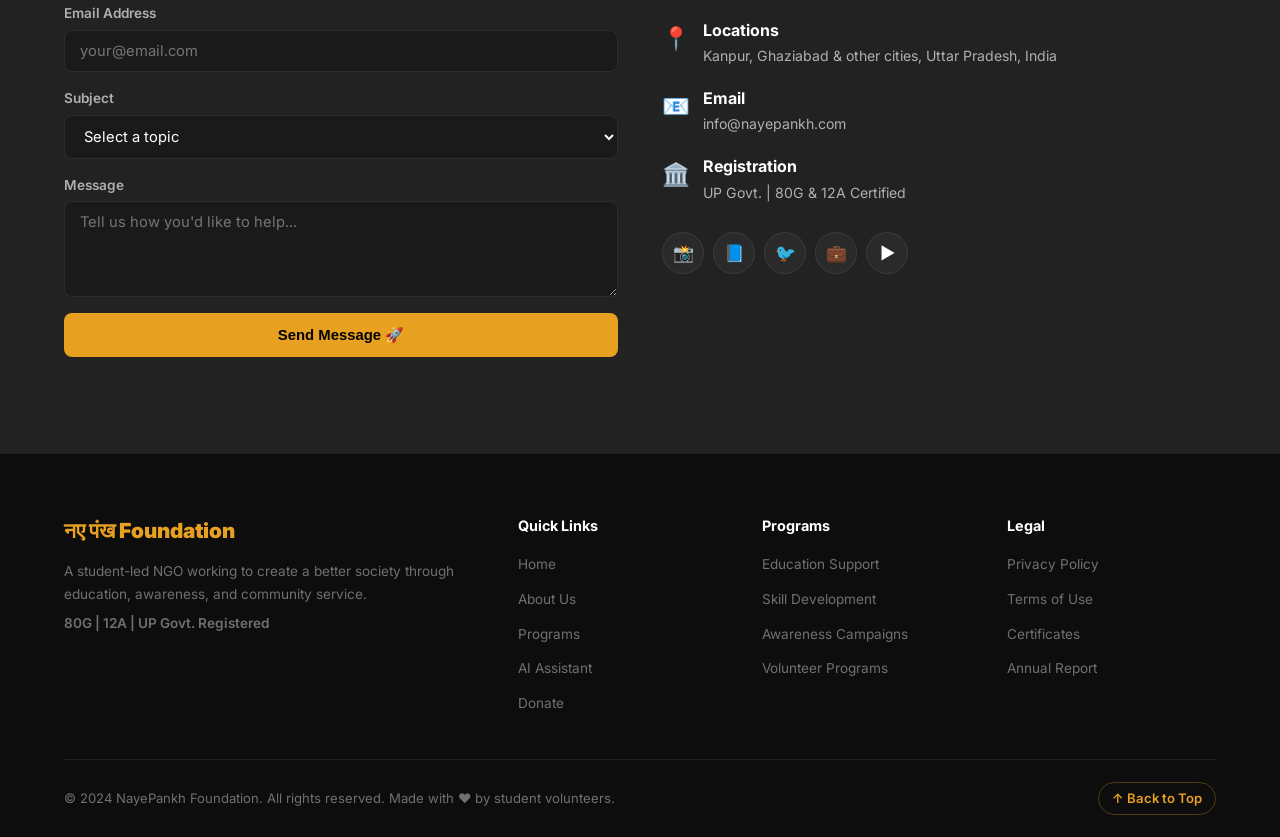
<file: nayepankh_foundation.html>
<!DOCTYPE html>
<html lang="en">
<head>
<meta charset="UTF-8"/>
<meta name="viewport" content="width=device-width,initial-scale=1.0"/>
<title>NayePankh Foundation – Think Global, Act Local</title>
<link href="https://fonts.googleapis.com/css2?family=Inter:wght@300;400;500;600;700;800;900&display=swap" rel="stylesheet"/>
<style>
:root{
  --bg:#1a1a1a;--bg2:#222;--bgcard:#2a2a2a;--glass:rgba(255,255,255,0.04);
  --txt:#fff;--txt2:#b0b0b0;--muted:#707070;
  --gold:#e8a020;--goldhov:#f0b030;--goldsoft:rgba(232,160,32,0.15);
  --green:#4caf50;--blue:#2196f3;
  --border:rgba(255,255,255,0.08);--shadow:0 4px 24px rgba(0,0,0,0.4);
  --r:14px;--rs:8px;--navh:76px;--tr:0.3s ease;
}
body:not(.dark){
  --bg:#f4f4f4;--bg2:#fff;--bgcard:#fff;--glass:rgba(0,0,0,0.03);
  --txt:#111;--txt2:#555;--muted:#999;--border:rgba(0,0,0,0.08);
  --shadow:0 4px 24px rgba(0,0,0,0.08);
}
*,*::before,*::after{box-sizing:border-box;margin:0;padding:0}
html{scroll-behavior:smooth}
body{font-family:'Inter',sans-serif;background:var(--bg);color:var(--txt);line-height:1.6;overflow-x:hidden;transition:background var(--tr),color var(--tr)}
a{text-decoration:none;color:inherit}ul{list-style:none}

/* LOADER */
#loader{position:fixed;inset:0;background:#0d0d0d;display:flex;align-items:center;justify-content:center;z-index:9999;transition:opacity .6s,visibility .6s}
#loader.gone{opacity:0;visibility:hidden}
.ld-inner{text-align:center}
.ld-icon{font-size:3.5rem;animation:flap .6s ease-in-out infinite alternate}
@keyframes flap{from{transform:scale(1)}to{transform:scale(1.2) rotate(5deg)}}
.ld-name{font-size:1.4rem;font-weight:800;color:var(--gold);margin:12px 0 20px;letter-spacing:.06em}
.ld-bar{width:220px;height:4px;background:rgba(255,255,255,.1);border-radius:99px;overflow:hidden;margin:0 auto}
.ld-fill{height:100%;width:0;background:linear-gradient(90deg,var(--gold),#f0c040);border-radius:99px;animation:fill 1.9s ease forwards}
@keyframes fill{to{width:100%}}

/* NAV */
nav{position:fixed;top:0;left:0;right:0;height:var(--navh);background:rgba(20,20,20,.92);backdrop-filter:blur(16px);border-bottom:1px solid var(--border);z-index:1000;transition:all var(--tr)}
body:not(.dark) nav{background:rgba(255,255,255,.92)}
nav.scrolled{height:62px;box-shadow:var(--shadow)}
.nav-inner{max-width:1240px;margin:0 auto;padding:0 24px;height:100%;display:flex;align-items:center;gap:20px}
.logo{display:flex;align-items:center;gap:10px}
.logo svg{flex-shrink:0}
.logo-text{display:flex;flex-direction:column;line-height:1.1}
.logo-hi{font-size:1.15rem;font-weight:900;color:var(--gold)}
.logo-sub{font-size:.68rem;color:var(--txt2);letter-spacing:.08em}
.nav-links{display:flex;align-items:center;gap:2px;margin-left:auto}
.nav-links a{padding:6px 13px;border-radius:6px;font-size:.875rem;font-weight:500;color:var(--txt2);transition:all var(--tr)}
.nav-links a:hover,.nav-links a.active{color:var(--gold);background:var(--goldsoft)}
.nav-right{display:flex;align-items:center;gap:10px}
.tog{width:38px;height:38px;border-radius:50%;border:1px solid var(--border);background:var(--glass);cursor:pointer;font-size:1.1rem;display:flex;align-items:center;justify-content:center;transition:all var(--tr)}
.tog:hover{border-color:var(--gold)}
body.dark .sun{display:none}
body:not(.dark) .moon{display:none}
.btn-ai{padding:8px 16px;background:var(--gold);color:#000;border-radius:var(--rs);font-size:.82rem;font-weight:700;transition:all var(--tr);white-space:nowrap}
.btn-ai:hover{background:var(--goldhov);transform:translateY(-1px)}
.burger{display:none;flex-direction:column;gap:5px;background:none;border:none;cursor:pointer;padding:6px;margin-left:auto}
.burger span{display:block;width:24px;height:2px;background:var(--txt);border-radius:99px;transition:all var(--tr)}
.burger.open span:nth-child(1){transform:rotate(45deg) translate(5px,5px)}
.burger.open span:nth-child(2){opacity:0}
.burger.open span:nth-child(3){transform:rotate(-45deg) translate(5px,-5px)}

/* BUTTONS */
.btn{display:inline-flex;align-items:center;gap:8px;padding:13px 26px;border-radius:var(--rs);font-weight:700;font-size:.93rem;border:none;cursor:pointer;transition:all var(--tr)}
.btn-primary{background:var(--gold);color:#000}
.btn-primary:hover{background:var(--goldhov);transform:translateY(-2px);box-shadow:0 8px 24px rgba(232,160,32,.3)}
.btn-outline{background:transparent;border:2px solid var(--gold);color:var(--gold)}
.btn-outline:hover{background:var(--gold);color:#000;transform:translateY(-2px)}
.btn-ghost{background:var(--glass);border:1px solid var(--border);color:var(--txt);backdrop-filter:blur(8px)}
.btn-ghost:hover{border-color:var(--gold);color:var(--gold);transform:translateY(-2px)}
.btn-full{width:100%;justify-content:center}

/* SECTION COMMONS */
section{padding:96px 0}
.container{max-width:1200px;margin:0 auto;padding:0 24px}
.eyebrow{font-size:.78rem;font-weight:700;letter-spacing:.15em;color:var(--gold);margin-bottom:10px}
.sec-title{font-size:clamp(2rem,4vw,3rem);font-weight:900;line-height:1.1;margin-bottom:14px}
.accent{color:var(--gold)}
.sec-desc{color:var(--txt2);font-size:1.02rem;max-width:560px}
.sec-head{text-align:center;margin-bottom:60px}
.sec-head .sec-desc{margin:0 auto}
.reveal{opacity:0;transform:translateY(28px);transition:opacity .7s ease,transform .7s ease}
.reveal.in{opacity:1;transform:none}

/* HERO */
#home{position:relative;min-height:100vh;display:flex;align-items:center;justify-content:center;overflow:hidden;padding:calc(var(--navh)+40px) 24px 80px;background:#0d0d0d}
.hero-bg-img{position:absolute;inset:0;background: linear-gradient(135deg,#111 0%,#1a2a1a 50%,#111 100%);background-size:cover;background-position:center top;z-index:0}
.hero-overlay{position:absolute;inset:0;background:linear-gradient(135deg,rgba(0,0,0,.82) 0%,rgba(0,0,0,.55) 60%,rgba(0,0,0,.78) 100%);z-index:1}
.hero-content{position:relative;z-index:2;text-align:center;max-width:840px;margin:0 auto;padding-bottom:48px}
.hero-badge{display:inline-flex;align-items:center;gap:8px;padding:8px 18px;background:var(--goldsoft);border:1px solid rgba(232,160,32,.3);border-radius:99px;font-size:.8rem;font-weight:600;color:var(--gold);letter-spacing:.06em;margin-bottom:26px}
.hero-title{font-size:clamp(2.4rem,5.5vw,4.2rem);font-weight:900;line-height:1.05;margin-bottom:22px;color:#fff}
.hero-title .accent{color:var(--gold)}
.hero-sub{font-size:1.1rem;color:rgba(255,255,255,.75);margin-bottom:10px}
.hero-tag{font-size:.95rem;color:rgba(255,255,255,.6);margin-bottom:38px}
.hero-cta{display:flex;flex-wrap:wrap;gap:12px;justify-content:center;margin-bottom:56px}
.hero-stats{display:flex;align-items:center;justify-content:center;flex-wrap:wrap;background:rgba(0,0,0,.55);backdrop-filter:blur(14px);border:1px solid rgba(255,255,255,.1);border-radius:var(--r);padding:22px 28px;gap:0;position:relative;z-index:3;margin-bottom:60px}
.stat{text-align:center;padding:0 24px}
.stat-n{font-size:1.9rem;font-weight:900;color:var(--gold)}
.stat-n + span{font-size:1.5rem;font-weight:900;color:var(--gold)}
.stat-l{display:block;font-size:.75rem;color:rgba(255,255,255,.6);margin-top:3px;letter-spacing:.05em}
.stat-div{width:1px;height:44px;background:rgba(255,255,255,.12);flex-shrink:0}
.scroll-hint{position:absolute;bottom:16px;left:50%;transform:translateX(-50%);text-align:center;color:rgba(255,255,255,.35);font-size:.72rem;z-index:0;pointer-events:none;width:160px}
.scroll-arr{animation:bd 1.5s ease infinite;margin-top:5px;font-size:1rem}
@keyframes bd{0%,100%{transform:translateY(0)}50%{transform:translateY(8px)}}

/* ABOUT */
#about{background:var(--bg2)}
.about-grid{display:grid;grid-template-columns:1fr 1fr;gap:56px;align-items:center}
.about-img-wrap{position:relative}
.about-img-wrap img{width:100%;height:460px;object-fit:cover;object-position:center top;border-radius:var(--r);display:block}
.about-badge{position:absolute;bottom:-14px;right:-14px;background:var(--gold);color:#000;font-weight:700;padding:12px 18px;border-radius:var(--rs);font-size:.82rem;box-shadow:var(--shadow)}
.about-desc{color:var(--txt2);margin-bottom:14px;font-size:1rem}
.pillars{display:flex;flex-direction:column;gap:18px;margin:28px 0}
.pillar{display:flex;gap:14px;align-items:flex-start}
.pi{font-size:1.8rem;flex-shrink:0;margin-top:2px}
.pillar h4{font-weight:700;margin-bottom:3px}
.pillar p{color:var(--txt2);font-size:.88rem}

/* QUOTE */
#quote{background:var(--bg);padding:90px 0;text-align:center;position:relative;overflow:hidden}
#quote::before{content:'';position:absolute;inset:0;background: linear-gradient(135deg,#111 0%,#1a2a1a 50%,#111 100%);background-size:cover;background-position:center;opacity:.12;z-index:0}
#quote .container{position:relative;z-index:1}
.big-q{font-size:clamp(1.5rem,3.2vw,2.5rem);font-weight:800;color:var(--txt);max-width:860px;margin:0 auto 22px;line-height:1.25}
.q-author{font-size:.82rem;font-weight:700;letter-spacing:.12em;color:var(--gold)}
.q-role{font-size:.82rem;color:var(--txt2);margin-top:4px}

/* PROGRAMS */
#programs{background:var(--bg2)}
.prog-grid{display:grid;grid-template-columns:repeat(3,1fr);gap:22px}
.prog-card{background:var(--bgcard);border:1px solid var(--border);border-radius:var(--r);padding:30px 26px;position:relative;overflow:hidden;transition:all .35s ease;cursor:default}
.prog-card::before{content:'';position:absolute;top:0;left:0;right:0;height:3px;background:linear-gradient(90deg,var(--gold),var(--green));transform:scaleX(0);transform-origin:left;transition:transform .35s ease}
.prog-card:hover{transform:translateY(-6px);box-shadow:0 12px 36px rgba(0,0,0,.3);border-color:rgba(232,160,32,.2)}
.prog-card:hover::before{transform:scaleX(1)}
.pc-icon{font-size:2.3rem;margin-bottom:14px}
.prog-card h3{font-weight:700;font-size:1.05rem;margin-bottom:8px}
.prog-card p{color:var(--txt2);font-size:.88rem;line-height:1.6}
.pc-tag{display:inline-block;margin-top:14px;padding:3px 11px;background:var(--goldsoft);border:1px solid rgba(232,160,32,.2);border-radius:99px;font-size:.72rem;font-weight:600;color:var(--gold)}

/* VISION */
#vision{background:var(--bg2);padding:72px 0}
.vis-wrap{max-width:880px;margin:0 auto;position:relative;background:var(--bgcard);border:1px solid var(--border);border-radius:var(--r);overflow:hidden}
.vis-slide{display:none;align-items:center;gap:44px;padding:52px}
.vis-slide.on{display:flex}
.vis-oval{width:190px;height:190px;flex-shrink:0;border-radius:50%;overflow:hidden;border:3px solid var(--gold)}
.vis-oval img{width:100%;height:100%;object-fit:cover}
.vis-q{font-size:1.08rem;color:var(--txt2);font-style:italic;line-height:1.75}
.s-dots{display:flex;justify-content:center;gap:8px;padding:16px 0 20px}
.dot{width:8px;height:8px;border-radius:50%;border:none;cursor:pointer;background:var(--border);transition:all var(--tr)}
.dot.on{background:var(--gold);transform:scale(1.35)}
.s-btn{position:absolute;top:50%;transform:translateY(-50%);background:var(--glass);backdrop-filter:blur(8px);border:1px solid var(--border);color:var(--txt);width:38px;height:38px;border-radius:50%;font-size:1.3rem;cursor:pointer;display:flex;align-items:center;justify-content:center;transition:all var(--tr)}
.s-btn:hover{background:var(--gold);color:#000;border-color:var(--gold)}
.s-btn.prev{left:14px}.s-btn.next{right:14px}

/* TEAM */
#team{background:var(--bg)}
.team-grid{display:grid;grid-template-columns:1fr 1fr;gap:56px;align-items:center}
.team-img{width:100%;height:460px;object-fit:cover;object-position:top;border-radius:var(--r);display:block;border:1px solid var(--border)}
.team-title{font-size:clamp(3rem,6vw,5rem);font-weight:900;letter-spacing:-.02em;margin-bottom:20px}
.team-desc{color:var(--txt2);margin-bottom:14px;font-size:.93rem;line-height:1.75}

/* FEATURES */
#features{background:var(--bg2)}
.feat-grid{display:grid;grid-template-columns:repeat(3,1fr);gap:22px}
.feat-card{background:var(--glass);backdrop-filter:blur(12px);border:1px solid var(--border);border-radius:var(--r);padding:30px 26px;text-align:center;transition:all .35s ease}
.feat-card:hover{transform:translateY(-4px);border-color:rgba(232,160,32,.3);box-shadow:0 12px 36px rgba(0,0,0,.25)}
.fc-icon{font-size:2.6rem;margin-bottom:14px}
.feat-card h3{font-weight:700;margin-bottom:8px;font-size:1rem}
.feat-card p{color:var(--txt2);font-size:.87rem}

/* CHATBOT */
#chatbot{background:var(--bg)}
.chat-wrap{max-width:740px;margin:0 auto;background:var(--bgcard);border:1px solid var(--border);border-radius:var(--r);overflow:hidden;box-shadow:0 12px 48px rgba(0,0,0,.3)}
.chat-hd{display:flex;align-items:center;gap:12px;padding:16px 22px;background:var(--bg2);border-bottom:1px solid var(--border)}
.chat-av{font-size:1.9rem}
.chat-nm{display:block;font-weight:700;font-size:.95rem}
.chat-st{font-size:.78rem;color:#4caf50}
.chat-clr{margin-left:auto;background:transparent;border:1px solid var(--border);color:var(--muted);padding:5px 11px;border-radius:6px;cursor:pointer;font-size:.78rem;transition:all var(--tr)}
.chat-clr:hover{border-color:#e53935;color:#e53935}
.chat-msgs{height:360px;overflow-y:auto;padding:22px;display:flex;flex-direction:column;gap:14px;scroll-behavior:smooth}
.chat-msgs::-webkit-scrollbar{width:5px}
.chat-msgs::-webkit-scrollbar-thumb{background:var(--border);border-radius:99px}
.msg{display:flex;gap:9px;align-items:flex-start}
.msg.user{flex-direction:row-reverse}
.msg-av{font-size:1.5rem;flex-shrink:0;margin-top:2px}
.bubble{max-width:75%;padding:13px 16px;border-radius:var(--r);font-size:.9rem;line-height:1.6}
.msg.bot .bubble{background:var(--bg2);border:1px solid var(--border);border-top-left-radius:4px}
.msg.user .bubble{background:var(--gold);color:#000;border-top-right-radius:4px}
.bubble ul{padding-left:16px;margin:6px 0}
.bubble ul li{margin-bottom:3px}
.bubble p{margin-top:6px}
.dots{display:flex;gap:4px;padding:2px 0}
.dots span{width:7px;height:7px;border-radius:50%;background:var(--muted);animation:db 1.4s ease infinite}
.dots span:nth-child(2){animation-delay:.2s}
.dots span:nth-child(3){animation-delay:.4s}
@keyframes db{0%,80%,100%{transform:translateY(0)}40%{transform:translateY(-7px)}}
.chat-sugg{display:flex;gap:8px;padding:10px 22px;overflow-x:auto;border-top:1px solid var(--border);flex-wrap:wrap}
.sugg{padding:7px 13px;background:var(--glass);border:1px solid var(--border);border-radius:99px;font-size:.8rem;font-weight:500;color:var(--txt);cursor:pointer;transition:all var(--tr);white-space:nowrap}
.sugg:hover{border-color:var(--gold);color:var(--gold)}
.chat-inp{display:flex;gap:9px;padding:14px 22px;border-top:1px solid var(--border)}
.chat-input{flex:1;background:var(--bg2);border:1px solid var(--border);border-radius:var(--rs);padding:11px 15px;color:var(--txt);font-size:.92rem;font-family:inherit;outline:none;transition:border-color var(--tr)}
.chat-input:focus{border-color:var(--gold)}
.chat-input::placeholder{color:var(--muted)}
.send-btn{width:44px;height:44px;background:var(--gold);border:none;border-radius:var(--rs);color:#000;cursor:pointer;display:flex;align-items:center;justify-content:center;transition:all var(--tr);flex-shrink:0}
.send-btn:hover{background:var(--goldhov);transform:scale(1.05)}

/* CONTACT */
#contact{background:var(--bg2)}
.contact-grid{display:grid;grid-template-columns:1fr 1fr;gap:44px;align-items:start}
.cform{display:flex;flex-direction:column;gap:16px}
.fg{display:flex;flex-direction:column;gap:5px}
.fg label{font-size:.85rem;font-weight:600;color:var(--txt2)}
.fg input,.fg textarea,.fg select{background:var(--bg);border:1px solid var(--border);border-radius:var(--rs);padding:11px 15px;color:var(--txt);font-size:.92rem;font-family:inherit;outline:none;transition:border-color var(--tr)}
.fg input:focus,.fg textarea:focus,.fg select:focus{border-color:var(--gold)}
.fg select option{background:var(--bg)}
.f-ok{text-align:center;padding:50px 20px}
.f-ok-icon{font-size:3.5rem;margin-bottom:14px}
.f-ok h3{font-size:1.4rem;font-weight:800;color:var(--gold);margin-bottom:6px}
.cinfo h3{font-size:1.4rem;font-weight:800;margin-bottom:10px}
.cinfo>p{color:var(--txt2);margin-bottom:28px}
.ci-items{display:flex;flex-direction:column;gap:18px;margin-bottom:28px}
.ci-item{display:flex;gap:13px;align-items:flex-start}
.ci-icon{font-size:1.4rem;flex-shrink:0;margin-top:2px}
.ci-item strong{display:block;font-weight:700;margin-bottom:2px}
.ci-item p{color:var(--txt2);font-size:.88rem}
.socials{display:flex;gap:9px;flex-wrap:wrap}
.soc{width:42px;height:42px;border-radius:50%;background:var(--glass);border:1px solid var(--border);display:flex;align-items:center;justify-content:center;font-size:1.05rem;transition:all var(--tr)}
.soc:hover{border-color:var(--gold);transform:translateY(-3px);box-shadow:0 6px 16px rgba(232,160,32,.2)}

/* FOOTER */
footer{background:#0d0d0d;padding:60px 0 0;border-top:1px solid var(--border)}
.foot-grid{display:grid;grid-template-columns:2fr 1fr 1fr 1fr;gap:36px;margin-bottom:44px}
.foot-logo{font-size:1.3rem;font-weight:900;color:var(--gold);margin-bottom:12px}
.foot-brand p{color:var(--muted);font-size:.85rem;line-height:1.7;margin-bottom:6px}
.foot-reg{font-size:.75rem;color:var(--gold);font-weight:600}
.foot-col h4{font-weight:700;margin-bottom:14px;font-size:.9rem}
.foot-col ul{display:flex;flex-direction:column;gap:9px}
.foot-col a{color:var(--muted);font-size:.85rem;transition:color var(--tr)}
.foot-col a:hover{color:var(--gold)}
.foot-bot{border-top:1px solid var(--border);padding:22px 0;display:flex;align-items:center;justify-content:space-between;font-size:.82rem;color:var(--muted);flex-wrap:wrap;gap:10px}
.back-top{color:var(--gold);font-weight:600;padding:5px 13px;border:1px solid rgba(232,160,32,.3);border-radius:99px;transition:all var(--tr)}
.back-top:hover{background:var(--goldsoft)}

/* SCROLLBAR */
::-webkit-scrollbar{width:7px}
::-webkit-scrollbar-track{background:var(--bg)}
::-webkit-scrollbar-thumb{background:var(--border);border-radius:99px}
::-webkit-scrollbar-thumb:hover{background:var(--gold)}

/* RESPONSIVE */
@media(max-width:1024px){
  .prog-grid,.feat-grid{grid-template-columns:repeat(2,1fr)}
  .foot-grid{grid-template-columns:1fr 1fr}
}
@media(max-width:768px){
  :root{--navh:62px}
  section{padding:68px 0}
  .burger{display:flex}
  .nav-links{position:fixed;top:var(--navh);left:0;right:0;background:var(--bg);flex-direction:column;padding:22px;gap:6px;border-bottom:1px solid var(--border);transform:translateY(-100%);opacity:0;visibility:hidden;transition:all var(--tr);margin-left:0}
  .nav-links.open{transform:translateY(0);opacity:1;visibility:visible}
  .btn-ai{display:none}
  .hero-stats{flex-wrap:wrap;gap:14px;padding:18px}
  .stat-div{display:none}
  .stat{padding:0 14px}
  .about-grid,.team-grid{grid-template-columns:1fr;gap:36px}
  .about-img-wrap img,.team-img{height:300px}
  .prog-grid,.feat-grid{grid-template-columns:1fr}
  .vis-slide{flex-direction:column;padding:32px 22px}
  .vis-oval{width:120px;height:120px}
  .contact-grid{grid-template-columns:1fr}
  .foot-grid{grid-template-columns:1fr;gap:28px}
  .foot-bot{flex-direction:column;text-align:center}
  .hero-cta{flex-direction:column;align-items:center}
}
@media(max-width:480px){
  .hero-title{font-size:2.1rem}
  .big-q{font-size:1.35rem}
  .team-title{font-size:2.8rem}
}

/* Professional child photo */
.about-img-wrap {
  position: relative;
  padding-bottom: 20px;
}
.child-img-pro {
  position: relative;
  border-radius: 20px;
  overflow: hidden;
  height: 500px;
  box-shadow: 0 24px 64px rgba(0,0,0,0.55);
}
.child-photo {
  width: 100%;
  height: 100%;
  object-fit: cover;
  object-position: center 30%;
  display: block;
  transform: scale(1.18);
  transform-origin: center 35%;
  transition: transform 7s ease;
}
.child-img-pro:hover .child-photo { transform: scale(1.24); transform-origin: center 35%; }
.child-img-overlay {
  position: absolute;
  inset: 0;
  background: linear-gradient(
    to bottom,
    rgba(0,0,0,0.0) 0%,
    rgba(0,0,0,0.0) 55%,
    rgba(0,0,0,0.78) 100%
  );
  z-index: 1;
}
.child-img-caption {
  position: absolute;
  bottom: 0; left: 0; right: 0;
  z-index: 2;
  padding: 22px 26px;
  display: flex;
  align-items: center;
  gap: 14px;
}
.cap-icon { font-size: 1.6rem; flex-shrink: 0; }
.child-img-caption strong {
  display: block;
  color: #fff;
  font-size: 0.95rem;
  font-weight: 700;
  margin-bottom: 2px;
}
.child-img-caption p {
  color: rgba(255,255,255,0.78);
  font-size: 0.78rem;
  margin: 0;
}
/* Gradient accent border */
.child-img-pro::before {
  content: '';
  position: absolute;
  inset: -3px;
  border-radius: 23px;
  background: linear-gradient(135deg, #e8a020, #4caf50, #2196f3);
  z-index: -1;
}
/* Fix badge so it doesn't overlap */
.about-badge {
  position: absolute;
  bottom: -10px;
  right: 10px;
  z-index: 5;
}
@media(max-width:768px) {
  .child-img-pro { height: 360px; }
}

</style>
</head>
<body class="dark">

<!-- LOADER -->
<div id="loader">
  <div class="ld-inner">
    <div class="ld-icon">🕊️</div>
    <div class="ld-name">NayePankh Foundation</div>
    <div class="ld-bar"><div class="ld-fill"></div></div>
  </div>
</div>

<!-- NAV -->
<nav id="nav">
  <div class="nav-inner">
    <a href="#home" class="logo">
      <svg width="46" height="46" viewBox="0 0 50 50" fill="none">
        <ellipse cx="25" cy="32" rx="7" ry="9" fill="#e8a020"/>
        <path d="M5 30 Q15 10 25 24 Q15 24 5 30Z" fill="#4caf50"/>
        <path d="M45 30 Q35 10 25 24 Q35 24 45 30Z" fill="#2196f3"/>
        <circle cx="25" cy="20" r="5" fill="#f06292"/>
      </svg>
      <div class="logo-text">
        <span class="logo-hi">नए पंख</span>
        <span class="logo-sub">Foundation</span>
      </div>
    </a>
    <button class="burger" id="burger"><span></span><span></span><span></span></button>
    <ul class="nav-links" id="navLinks">
      <li><a href="#home" class="active">Home</a></li>
      <li><a href="#about">About Us</a></li>
      <li><a href="#programs">Programs</a></li>
      <li><a href="#team">Our Certificates</a></li>
      <li><a href="#features">NewsPaper</a></li>
      <li><a href="#contact">Donate</a></li>
    </ul>
    <div class="nav-right">
      <button class="tog" id="tog"><span class="sun">☀️</span><span class="moon">🌙</span></button>
      <a href="#chatbot" class="btn-ai">🤖 AI Assistant</a>
    </div>
  </div>
</nav>

<!-- HERO -->
<section id="home">
  <div class="hero-bg-img"></div>
  <div class="hero-overlay"></div>
  <div class="hero-content">
    <div class="hero-badge reveal">🏛️ UP GOVT. | 80G &amp; 12A Registered NGO</div>
    <h1 class="hero-title reveal">
      It's that easy to<br/>
      <span class="accent">bring a Smile</span><br/>
      on Their Faces
    </h1>
    <p class="hero-sub reveal">We don't ask for much, just help us with what you can —</p>
    <p class="hero-tag reveal">Be it Money, Skill or Your Time</p>
    <div class="hero-cta reveal">
      <a href="#contact" class="btn btn-primary">Donate Now</a>
      <a href="#programs" class="btn btn-outline">Our Programs</a>
      <a href="#chatbot" class="btn btn-ghost">🤖 AI Assistant</a>
    </div>
    <div class="hero-stats reveal">
      <div class="stat"><span class="stat-n" data-t="5000">0</span><span>+</span><span class="stat-l">Lives Touched</span></div>
      <div class="stat-div"></div>
      <div class="stat"><span class="stat-n" data-t="200">0</span><span>+</span><span class="stat-l">Volunteers</span></div>
      <div class="stat-div"></div>
      <div class="stat"><span class="stat-n" data-t="50">0</span><span>+</span><span class="stat-l">Events</span></div>
      <div class="stat-div"></div>
      <div class="stat"><span class="stat-n" data-t="5">0</span><span>+</span><span class="stat-l">Cities</span></div>
    </div>
  </div>
  </div>
  <div class="scroll-hint">
    <span>Scroll to explore</span>
    <div class="scroll-arr">↓</div>
  </div>
</section>

<!-- ABOUT -->
<section id="about">
  <div class="container">
    <div class="about-grid">
      <div class="about-img-wrap reveal">
        <div class="child-img-pro">
          <div class="child-img-overlay"></div>
          <img src="[data-uri]" alt="Child supported by NayePankh Foundation" class="child-photo"/>
          <div class="child-img-caption">
            <span class="cap-icon">❤️</span>
            <div>
              <strong>Every Child Deserves Better</strong>
              <p>Help us bring change — one smile at a time</p>
            </div>
          </div>
        </div>
        <div class="about-badge">🏆 Govt. Registered</div>
      </div>
      <div class="about-content reveal">
        <p class="eyebrow">ABOUT US</p>
        <h2 class="sec-title">Think global,<br/><span class="accent">Act local.</span></h2>
        <p class="about-desc"><strong>"NayePankh Foundation"</strong> is a non-governmental organisation with a strong desire to help the society and make it a better place for all. By doing everything in our power, we aim to make our vision successful — and for that, we need your vital support.</p>
        <p class="about-desc">Service to mankind is the service to god. Let's revolutionise the society together!</p>
        <div class="pillars">
          <div class="pillar"><div class="pi">🎓</div><div><h4>Mission</h4><p>Empower underprivileged children through education, skill development &amp; equal opportunity.</p></div></div>
          <div class="pillar"><div class="pi">🌍</div><div><h4>Vision</h4><p>A society where every child can prosper to their complete potential and enjoy equality in its true essence.</p></div></div>
          <div class="pillar"><div class="pi">🤝</div><div><h4>Values</h4><p>Compassion, transparency, youth leadership, and community-first action at every level.</p></div></div>
        </div>
        <a href="#programs" class="btn btn-primary">Explore Our Work</a>
      </div>
    </div>
  </div>
</section>

<!-- QUOTE -->
<section id="quote">
  <div class="container">
    <blockquote class="big-q reveal">"If we all do something, then together there is no problem that we cannot solve!"</blockquote>
    <p class="q-author reveal">PRASHANT SHUKLA</p>
    <p class="q-role reveal">Founder &amp; President, NayePankh Foundation</p>
  </div>
</section>

<!-- PROGRAMS -->
<section id="programs">
  <div class="container">
    <div class="sec-head reveal">
      <p class="eyebrow">WHAT WE DO</p>
      <h2 class="sec-title">Our <span class="accent">Programs</span></h2>
      <p class="sec-desc">Initiatives that create real, lasting impact in communities across India</p>
    </div>
    <div class="prog-grid">
      <div class="prog-card reveal"><div class="pc-icon">📚</div><h3>Education Support</h3><p>Free tutoring, notebooks, and stationery drives for underprivileged children to keep them in school and learning.</p><div class="pc-tag">Core Program</div></div>
      <div class="prog-card reveal"><div class="pc-icon">🛠️</div><h3>Skill Development</h3><p>Vocational training, digital literacy, and career workshops designed for youth from marginalized communities.</p><div class="pc-tag">Youth Focus</div></div>
      <div class="prog-card reveal"><div class="pc-icon">📢</div><h3>Awareness Campaigns</h3><p>Health, hygiene, and menstrual awareness programs — including sanitary pad distribution drives across cities.</p><div class="pc-tag">Community Health</div></div>
      <div class="prog-card reveal"><div class="pc-icon">🌳</div><h3>Community Service</h3><p>Tree plantation drives, cleanliness campaigns, and local welfare activities led by passionate student volunteers.</p><div class="pc-tag">Environment</div></div>
      <div class="prog-card reveal"><div class="pc-icon">🙋</div><h3>Volunteer Programs</h3><p>Join a network of 200+ student volunteers. Gain experience, certificates, and the joy of meaningful service.</p><div class="pc-tag">Get Involved</div></div>
      <div class="prog-card reveal"><div class="pc-icon">💻</div><h3>Internship Opportunities</h3><p>Internships in content, social media, web development, and NGO management for college students.</p><div class="pc-tag">Students</div></div>
    </div>
  </div>
</section>

<!-- VISION SLIDER -->
<section id="vision">
  <div class="container">
    <div class="vis-wrap">
      <div class="vis-slide on">
        <div class="vis-oval" style="display:flex;align-items:center;justify-content:center;font-size:3.5rem;">🩺</div>
        <blockquote class="vis-q">"NayePankh Foundation works with a vision to create a society where children can prosper to their complete potential and enjoy equality in its true essence."</blockquote>
      </div>
      <div class="vis-slide">
        <div class="vis-oval" style="display:flex;align-items:center;justify-content:center;font-size:3.5rem;">📖</div>
        <blockquote class="vis-q">"Education is the most powerful weapon which you can use to change the world. We are committed to putting that weapon in every child's hands."</blockquote>
      </div>
      <div class="vis-slide">
        <div class="vis-oval" style="display:flex;align-items:center;justify-content:center;font-size:3.5rem;">🌱</div>
        <blockquote class="vis-q">"Small acts, when multiplied by millions of people, can transform the world. Every volunteer matters. Every rupee matters. Every smile matters."</blockquote>
      </div>
      <div class="s-dots"><button class="dot on" data-i="0"></button><button class="dot" data-i="1"></button><button class="dot" data-i="2"></button></div>
      <button class="s-btn prev" id="prev">&#8249;</button>
      <button class="s-btn next" id="next">&#8250;</button>
    </div>
  </div>
</section>

<!-- TEAM -->
<section id="team">
  <div class="container">
    <div class="team-grid">
      <div class="reveal">
        <img src="[data-uri]" alt="NayePankh student volunteer team" class="team-img" loading="lazy"/>
      </div>
      <div class="reveal">
        <p class="eyebrow">JOIN OUR</p>
        <h2 class="sec-title team-title">TEAM</h2>
        <p class="team-desc">"Join our team and make a difference in the lives of those in need. At NayePankh Foundation, we are committed to creating positive change and empowering communities. By joining our team, you will have the opportunity to contribute your time, skills, and ideas to help make a real impact."</p>
        <p class="team-desc">Whether you are passionate about education, health, or providing support during times of crisis, there is a place for you on our team. Join us today and be a part of an organization that is making a difference, one person at a time.</p>
        <a href="#contact" class="btn btn-primary" style="margin-top:8px">Join Now →</a>
      </div>
    </div>
  </div>
</section>

<!-- FEATURES -->
<section id="features">
  <div class="container">
    <div class="sec-head reveal">
      <p class="eyebrow">WHY CHOOSE US</p>
      <h2 class="sec-title">AI-Powered <span class="accent">Impact</span></h2>
      <p class="sec-desc">Technology meets compassion to maximise our reach and your impact</p>
    </div>
    <div class="feat-grid">
      <div class="feat-card reveal"><div class="fc-icon">🤖</div><h3>AI Career Guidance</h3><p>Our AI assistant helps students and volunteers find the right opportunities and career paths.</p></div>
      <div class="feat-card reveal"><div class="fc-icon">📋</div><h3>Internship Support</h3><p>Structured internship programs with certificates recognized by colleges and universities.</p></div>
      <div class="feat-card reveal"><div class="fc-icon">⚙️</div><h3>Volunteer Management</h3><p>Efficient systems for managing 200+ active volunteers across multiple cities.</p></div>
      <div class="feat-card reveal"><div class="fc-icon">📚</div><h3>Learning Resources</h3><p>Access to curated guides, workshops, and materials for personal and professional growth.</p></div>
      <div class="feat-card reveal"><div class="fc-icon">🌐</div><h3>Community Engagement</h3><p>Active social media presence and community events keeping everyone connected and motivated.</p></div>
      <div class="feat-card reveal"><div class="fc-icon">🏅</div><h3>Govt. Recognized</h3><p>Registered under UP Govt., 80G &amp; 12A — your donations are tax-deductible and fully transparent.</p></div>
    </div>
  </div>
</section>

<!-- CHATBOT -->
<section id="chatbot">
  <div class="container">
    <div class="sec-head reveal">
      <p class="eyebrow">POWERED BY AI</p>
      <h2 class="sec-title">Your <span class="accent">AI Assistant</span></h2>
      <p class="sec-desc">Ask anything about internships, volunteering, career guidance, or NayePankh Foundation</p>
    </div>
    <div class="chat-wrap reveal">
      <div class="chat-hd">
        <div class="chat-av">🤖</div>
        <div><span class="chat-nm">NayePankh AI Assistant</span><span class="chat-st">● Online</span></div>
        <button class="chat-clr" id="clrChat">🗑️ Clear</button>
      </div>
      <div class="chat-msgs" id="msgs">
        <div class="msg bot">
          <div class="msg-av">🤖</div>
          <div class="bubble">👋 Hello! I'm the <strong>NayePankh AI Assistant</strong>. Ask me about:<ul><li>🎓 Career guidance &amp; web development</li><li>🙋 Volunteering at NayePankh</li><li>💼 Internship opportunities</li><li>ℹ️ About the Foundation</li></ul><p>What would you like to know?</p></div>
        </div>
      </div>
      <div class="chat-sugg" id="sugg">
        <button class="sugg" onclick="suggest('How can I volunteer?')">🙋 How can I volunteer?</button>
        <button class="sugg" onclick="suggest('Tell me about internships')">💼 Internships</button>
        <button class="sugg" onclick="suggest('How to learn web development?')">💻 Web Dev</button>
        <button class="sugg" onclick="suggest('What is NayePankh Foundation?')">ℹ️ About NayePankh</button>
      </div>
      <div class="chat-inp">
        <input type="text" id="cinput" class="chat-input" placeholder="Ask me anything..." autocomplete="off"/>
        <button class="send-btn" id="csend"><svg width="18" height="18" viewBox="0 0 24 24" fill="none" stroke="currentColor" stroke-width="2"><line x1="22" y1="2" x2="11" y2="13"></line><polygon points="22 2 15 22 11 13 2 9 22 2"></polygon></svg></button>
      </div>
    </div>
  </div>
</section>

<!-- CONTACT -->
<section id="contact">
  <div class="container">
    <div class="sec-head reveal">
      <p class="eyebrow">GET IN TOUCH</p>
      <h2 class="sec-title">Donate / <span class="accent">Contact Us</span></h2>
      <p class="sec-desc">Reach out to volunteer, donate, or partner with us</p>
    </div>
    <div class="contact-grid">
      <div class="reveal">
        <div class="cform" id="cform">
          <div class="fg"><label>Full Name</label><input type="text" id="fn" placeholder="Your name"/></div>
          <div class="fg"><label>Email Address</label><input type="email" id="fe" placeholder="your@email.com"/></div>
          <div class="fg"><label>Subject</label><select id="fs"><option value="">Select a topic</option><option>Donate</option><option>Volunteer</option><option>Internship</option><option>Partnership</option><option>General Query</option></select></div>
          <div class="fg"><label>Message</label><textarea id="fm" rows="4" placeholder="Tell us how you'd like to help..."></textarea></div>
          <button class="btn btn-primary btn-full" onclick="submitForm()">Send Message 🚀</button>
        </div>
        <div class="f-ok" id="fok" style="display:none">
          <div class="f-ok-icon">🎉</div>
          <h3>Thank you!</h3>
          <p>We'll get back to you within 24 hours.</p>
        </div>
      </div>
      <div class="cinfo reveal">
        <h3>Connect With Us</h3>
        <p>Join our mission to revolutionise society, one act of kindness at a time.</p>
        <div class="ci-items">
          <div class="ci-item"><span class="ci-icon">📍</span><div><strong>Locations</strong><p>Kanpur, Ghaziabad &amp; other cities, Uttar Pradesh, India</p></div></div>
          <div class="ci-item"><span class="ci-icon">📧</span><div><strong>Email</strong><p>info@nayepankh.com</p></div></div>
          <div class="ci-item"><span class="ci-icon">🏛️</span><div><strong>Registration</strong><p>UP Govt. | 80G &amp; 12A Certified</p></div></div>
        </div>
        <div class="socials">
          <a href="#" class="soc" title="Instagram">📸</a>
          <a href="#" class="soc" title="Facebook">📘</a>
          <a href="#" class="soc" title="Twitter">🐦</a>
          <a href="#" class="soc" title="LinkedIn">💼</a>
          <a href="#" class="soc" title="YouTube">▶️</a>
        </div>
      </div>
    </div>
  </div>
</section>

<!-- FOOTER -->
<footer>
  <div class="container">
    <div class="foot-grid">
      <div class="foot-brand">
        <div class="foot-logo">नए पंख Foundation</div>
        <p>A student-led NGO working to create a better society through education, awareness, and community service.</p>
        <p class="foot-reg">80G | 12A | UP Govt. Registered</p>
      </div>
      <div class="foot-col"><h4>Quick Links</h4><ul><li><a href="#home">Home</a></li><li><a href="#about">About Us</a></li><li><a href="#programs">Programs</a></li><li><a href="#chatbot">AI Assistant</a></li><li><a href="#contact">Donate</a></li></ul></div>
      <div class="foot-col"><h4>Programs</h4><ul><li><a href="#programs">Education Support</a></li><li><a href="#programs">Skill Development</a></li><li><a href="#programs">Awareness Campaigns</a></li><li><a href="#programs">Volunteer Programs</a></li></ul></div>
      <div class="foot-col"><h4>Legal</h4><ul><li><a href="#">Privacy Policy</a></li><li><a href="#">Terms of Use</a></li><li><a href="#">Certificates</a></li><li><a href="#">Annual Report</a></li></ul></div>
    </div>
    <div class="foot-bot">
      <p>© 2024 NayePankh Foundation. All rights reserved. Made with ❤️ by student volunteers.</p>
      <a href="#home" class="back-top">↑ Back to Top</a>
    </div>
  </div>
</footer>

<script>
// ─── LOADER ───────────────────────────────────────────
window.addEventListener('load',()=>setTimeout(()=>document.getElementById('loader').classList.add('gone'),2000));

// ─── DARK MODE ────────────────────────────────────────
const body=document.body;
const tog=document.getElementById('tog');
if(localStorage.getItem('theme')==='light') body.classList.replace('dark','light');
tog.addEventListener('click',()=>{
  if(body.classList.contains('dark')){ body.classList.replace('dark','light'); localStorage.setItem('theme','light'); }
  else{ body.classList.replace('light','dark'); localStorage.setItem('theme','dark'); }
});

// ─── NAVBAR ───────────────────────────────────────────
const nav=document.getElementById('nav');
window.addEventListener('scroll',()=>{
  nav.classList.toggle('scrolled',window.scrollY>60);
  const secs=[...document.querySelectorAll('section[id]')];
  let cur='';
  secs.forEach(s=>{ if(window.scrollY>=s.offsetTop-100) cur=s.id; });
  document.querySelectorAll('.nav-links a').forEach(a=>{
    a.classList.toggle('active', a.getAttribute('href')==='#'+cur);
  });
});

// ─── HAMBURGER ────────────────────────────────────────
const burger=document.getElementById('burger');
const nl=document.getElementById('navLinks');
burger.addEventListener('click',()=>{ burger.classList.toggle('open'); nl.classList.toggle('open'); });
document.querySelectorAll('.nav-links a').forEach(a=>a.addEventListener('click',()=>{ burger.classList.remove('open'); nl.classList.remove('open'); }));

// ─── REVEAL ───────────────────────────────────────────
const ro=new IntersectionObserver(es=>es.forEach(e=>{ if(e.isIntersecting){ e.target.classList.add('in'); ro.unobserve(e.target); } }),{threshold:0.1});
document.querySelectorAll('.reveal').forEach((el,i)=>{
  if(el.closest('.prog-grid,.feat-grid')) el.style.transitionDelay=(i%3*0.08)+'s';
  ro.observe(el);
});

// ─── COUNTERS ─────────────────────────────────────────
function animCount(el,target){
  let v=0; const step=target/(2000/16);
  const t=setInterval(()=>{ v+=step; if(v>=target){v=target;clearInterval(t);} el.textContent=Math.floor(v).toLocaleString(); },16);
}
const co=new IntersectionObserver(es=>es.forEach(e=>{
  if(e.isIntersecting){ e.target.querySelectorAll('.stat-n').forEach(n=>animCount(n,+n.dataset.t)); co.unobserve(e.target); }
}),{threshold:0.3});
const hs=document.querySelector('.hero-stats');
if(hs) co.observe(hs);

// ─── SLIDER ───────────────────────────────────────────
let cur=0;
const slides=[...document.querySelectorAll('.vis-slide')];
const sdots=[...document.querySelectorAll('.dot')];
function goSlide(i){
  slides[cur].classList.remove('on'); sdots[cur].classList.remove('on');
  cur=(i+slides.length)%slides.length;
  slides[cur].classList.add('on'); sdots[cur].classList.add('on');
}
document.getElementById('prev').addEventListener('click',()=>goSlide(cur-1));
document.getElementById('next').addEventListener('click',()=>goSlide(cur+1));
sdots.forEach(d=>d.addEventListener('click',()=>goSlide(+d.dataset.i)));
let si=setInterval(()=>goSlide(cur+1),5000);
document.getElementById('vision').addEventListener('mouseenter',()=>clearInterval(si));
document.getElementById('vision').addEventListener('mouseleave',()=>{si=setInterval(()=>goSlide(cur+1),5000);});

// ─── SMOOTH SCROLL ────────────────────────────────────
document.querySelectorAll('a[href^="#"]').forEach(a=>a.addEventListener('click',e=>{
  e.preventDefault();
  const t=document.querySelector(a.getAttribute('href'));
  if(t) window.scrollTo({top:t.offsetTop-parseInt(getComputedStyle(document.documentElement).getPropertyValue('--navh')),behavior:'smooth'});
}));

// ─── CONTACT FORM ─────────────────────────────────────
function submitForm(){
  const n=document.getElementById('fn').value.trim();
  const e=document.getElementById('fe').value.trim();
  const m=document.getElementById('fm').value.trim();
  if(!n||!e||!m){alert('Please fill in all required fields.');return;}
  if(!e.includes('@')){alert('Please enter a valid email.');return;}
  document.getElementById('cform').style.display='none';
  document.getElementById('fok').style.display='block';
}

// ─── CHATBOT ──────────────────────────────────────────
const kb=[
  {kw:['what is nayepankh','about nayepankh','ngo','foundation','who are you','tell me about'],r:'**NayePankh Foundation** 🕊️ is one of India\'s biggest student-led NGOs, operating in Kanpur, Ghaziabad, and multiple cities.\n\n**Key facts:**\n- Registered under UP Government\n- 80G & 12A certified (donations tax-deductible)\n- Founded by **Prashant Shukla** (Founder & President)\n- Mission: A society where every child can prosper\n\nWe work in education, skill development, health awareness, and community service.'},
  {kw:['volunteer','join team','how to join','be part','contribute','help'],r:'🙋 **How to Volunteer:**\n\n1. Fill the Contact form → select "Volunteer"\n2. Choose your area: education, health, social media, tech\n3. Our team contacts you within 48 hours\n4. Start making a difference!\n\n**Benefits:**\n✅ Official NGO certificate\n✅ Real-world experience\n✅ Network of 200+ passionate students\n✅ Skill development'},
  {kw:['internship','intern','work experience','placement','career opportunity'],r:'💼 **Internship Opportunities:**\n\n- 📱 Social Media Management\n- 💻 Web Development\n- ✍️ Content Writing\n- 📊 Data & Research\n- 🎨 Graphic Design\n- 📣 Event Management\n\n**Duration:** 1–3 months | Remote & On-site\n**Certificate:** Yes — government-registered NGO cert\n\nApply via Contact section!'},
  {kw:['web development','html','css','javascript','programming','coding','developer','frontend'],r:'💻 **Web Dev Roadmap:**\n\n**Month 1–2:** HTML → CSS → JavaScript\n**Month 3–4:** React.js + Git & GitHub\n**Month 5–6:** Node.js + MongoDB\n\n**Free Resources:**\n📚 freeCodeCamp.org\n📚 The Odin Project\n📺 YouTube: Traversy Media, Kevin Powell\n\nNayePankh also accepts web dev interns!'},
  {kw:['career','guidance','advice','future','path','goal','study'],r:'🎯 **Career Guidance:**\n\n1. Know yourself — what do you enjoy?\n2. Build skills early — coding, design, writing\n3. Get real experience — internships like NayePankh!\n4. Network — LinkedIn, events, mentors\n5. Stay consistent — small daily actions compound\n\n*"If we all do something, together there is no problem we cannot solve!"* — Prashant Shukla'},
  {kw:['donate','donation','money','fund','tax','payment'],r:'💛 **How to Donate:**\n\nYour donation funds:\n📚 Books & stationery for children\n🩺 Health awareness drives\n🌳 Tree plantation campaigns\n🎓 Skill development workshops\n\n**Tax Benefits:**\n✅ 80G certified — donation is tax-deductible!\n✅ 12A registered — transparent fund use\n\nFill the Contact form, select "Donate" — we\'ll connect you! 🙏'},
  {kw:['program','initiative','activity','what do you do','project'],r:'🌟 **Our Programs:**\n\n1. 📚 Education Support — books, tutoring, stationery\n2. 🛠️ Skill Development — digital literacy, vocational training\n3. 📢 Awareness Campaigns — health, hygiene, menstrual health\n4. 🌳 Community Service — plantation drives, cleanliness\n5. 🙋 Volunteer Programs — 200+ students\n6. 💻 Internships — for college students\n\nWhich program interests you most?'},
  {kw:['hello','hi','hey','namaste','hola','howdy'],r:'👋 **Namaste! Hello!**\n\nWelcome to NayePankh AI Assistant! I can help with:\n\n🎓 Career guidance\n💼 Internship opportunities\n🙋 Volunteering info\n📚 Learning resources\nℹ️ About our foundation\n\nWhat would you like to know?'},
  {kw:['thank','thanks','great','awesome','helpful','wonderful'],r:'😊 You\'re very welcome! It\'s a pleasure to help.\n\n*"Service to mankind is the service to god."* — NayePankh Foundation\n\nFeel free to ask anything else. Consider volunteering or donating — every bit helps! 🙏'},
];
const fallback='🤔 Great question! Try asking me about:\n\n- 🙋 "How can I volunteer?"\n- 💼 "Tell me about internships"\n- 💻 "How to learn web development?"\n- ℹ️ "What is NayePankh Foundation?"\n- 💛 "How to donate?"\n\nOr fill our Contact Form and a team member will reply personally! 😊';

function getBotReply(txt){
  const l=txt.toLowerCase();
  for(const e of kb) if(e.kw.some(k=>l.includes(k))) return e.r;
  return fallback;
}
function fmtMd(t){
  return t.replace(/\*\*(.*?)\*\*/g,'<strong>$1</strong>').replace(/\n/g,'<br>').replace(/→ /g,'&rarr; ');
}
function addMsg(txt,role){
  const msgs=document.getElementById('msgs');
  const d=document.createElement('div'); d.className='msg '+role;
  const av=document.createElement('div'); av.className='msg-av'; av.textContent=role==='bot'?'🤖':'👤';
  const b=document.createElement('div'); b.className='bubble'; b.innerHTML=fmtMd(txt);
  d.appendChild(av); d.appendChild(b);
  msgs.appendChild(d); msgs.scrollTop=msgs.scrollHeight;
}
function showTyping(){
  const msgs=document.getElementById('msgs');
  const d=document.createElement('div'); d.className='msg bot'; d.id='typing';
  const av=document.createElement('div'); av.className='msg-av'; av.textContent='🤖';
  const b=document.createElement('div'); b.className='bubble'; b.innerHTML='<div class="dots"><span></span><span></span><span></span></div>';
  d.appendChild(av); d.appendChild(b); msgs.appendChild(d); msgs.scrollTop=msgs.scrollHeight;
}
function sendChat(txt){
  const input=document.getElementById('cinput');
  const msg=txt||input.value.trim();
  if(!msg) return;
  if(input) input.value='';
  addMsg(msg,'user');
  document.getElementById('sugg').style.display='none';
  showTyping();
  setTimeout(()=>{ document.getElementById('typing')?.remove(); addMsg(getBotReply(msg),'bot'); }, 800+Math.random()*500);
}
window.suggest=function(t){ sendChat(t); };
document.getElementById('csend').addEventListener('click',()=>sendChat());
document.getElementById('cinput').addEventListener('keydown',e=>{ if(e.key==='Enter'&&!e.shiftKey){ e.preventDefault(); sendChat(); } });
document.getElementById('clrChat').addEventListener('click',()=>{
  document.getElementById('msgs').innerHTML='';
  addMsg('Chat cleared! How can I help? 😊','bot');
  document.getElementById('sugg').style.display='flex';
});
</script>
</body>
</html>
</file>
<file: style.css>
/* =============================================
   NAYEPANKH FOUNDATION — style.css
   Dark-first design matching original branding
   ============================================= */

/* ---------- CSS VARIABLES ---------- */
:root {
  --bg-primary: #1a1a1a;
  --bg-secondary: #222222;
  --bg-card: #2a2a2a;
  --bg-glass: rgba(255,255,255,0.04);
  --text-primary: #ffffff;
  --text-secondary: #b0b0b0;
  --text-muted: #707070;
  --accent: #e8a020;
  --accent-hover: #f0b030;
  --accent-soft: rgba(232,160,32,0.15);
  --green: #4caf50;
  --blue: #2196f3;
  --border: rgba(255,255,255,0.08);
  --shadow: 0 4px 24px rgba(0,0,0,0.4);
  --shadow-card: 0 8px 32px rgba(0,0,0,0.3);
  --radius: 14px;
  --radius-sm: 8px;
  --nav-h: 80px;
  --transition: 0.3s ease;
}

/* Light mode overrides */
body:not(.dark-mode) {
  --bg-primary: #f8f8f8;
  --bg-secondary: #ffffff;
  --bg-card: #ffffff;
  --bg-glass: rgba(0,0,0,0.04);
  --text-primary: #1a1a1a;
  --text-secondary: #444;
  --text-muted: #888;
  --border: rgba(0,0,0,0.08);
  --shadow: 0 4px 24px rgba(0,0,0,0.08);
  --shadow-card: 0 8px 32px rgba(0,0,0,0.08);
}

/* ---------- RESET & BASE ---------- */
*, *::before, *::after { box-sizing: border-box; margin: 0; padding: 0; }

html { scroll-behavior: smooth; }

body {
  font-family: 'Inter', sans-serif;
  background: var(--bg-primary);
  color: var(--text-primary);
  line-height: 1.6;
  overflow-x: hidden;
  transition: background var(--transition), color var(--transition);
}

a { text-decoration: none; color: inherit; }
ul { list-style: none; }
img { max-width: 100%; display: block; }

/* ---------- LOADER ---------- */
.loader {
  position: fixed;
  inset: 0;
  background: #111;
  display: flex;
  align-items: center;
  justify-content: center;
  z-index: 9999;
  transition: opacity 0.5s ease, visibility 0.5s ease;
}
.loader.hidden { opacity: 0; visibility: hidden; }
.loader-inner { text-align: center; }
.loader-wings { font-size: 3rem; animation: wing-flap 0.6s ease-in-out infinite alternate; }
@keyframes wing-flap { from { transform: scale(1); } to { transform: scale(1.15) rotate(5deg); } }
.loader-text { font-size: 1.4rem; font-weight: 700; color: var(--accent); margin: 12px 0 20px; letter-spacing: 0.05em; }
.loader-bar { width: 200px; height: 4px; background: rgba(255,255,255,0.15); border-radius: 99px; overflow: hidden; margin: 0 auto; }
.loader-fill { height: 100%; width: 0; background: var(--accent); border-radius: 99px; animation: load-bar 1.8s ease forwards; }
@keyframes load-bar { to { width: 100%; } }

/* ---------- CONTAINER ---------- */
.container { max-width: 1200px; margin: 0 auto; padding: 0 24px; }

/* ---------- NAVBAR ---------- */
.navbar {
  position: fixed;
  top: 0; left: 0; right: 0;
  height: var(--nav-h);
  background: rgba(26,26,26,0.92);
  backdrop-filter: blur(16px);
  border-bottom: 1px solid var(--border);
  z-index: 1000;
  transition: all var(--transition);
}
body:not(.dark-mode) .navbar { background: rgba(255,255,255,0.92); }
.navbar.scrolled { height: 64px; box-shadow: var(--shadow); }

.nav-inner {
  max-width: 1200px; margin: 0 auto;
  padding: 0 24px;
  height: 100%;
  display: flex; align-items: center; gap: 24px;
}

.nav-logo { display: flex; align-items: center; text-decoration: none; }
.logo-wrap { display: flex; align-items: center; gap: 10px; }
.logo-text { display: flex; flex-direction: column; line-height: 1.1; }
.logo-hindi { font-size: 1.2rem; font-weight: 800; color: var(--accent); }
.logo-sub { font-size: 0.7rem; color: var(--text-secondary); letter-spacing: 0.08em; }

.nav-links {
  display: flex; align-items: center; gap: 4px;
  margin-left: auto;
}
.nav-link {
  padding: 6px 14px;
  border-radius: 6px;
  font-size: 0.9rem;
  font-weight: 500;
  color: var(--text-secondary);
  transition: all var(--transition);
}
.nav-link:hover, .nav-link.active { color: var(--accent); background: var(--accent-soft); }

.nav-actions { display: flex; align-items: center; gap: 10px; }

.theme-toggle {
  width: 38px; height: 38px;
  border-radius: 50%;
  border: 1px solid var(--border);
  background: var(--bg-glass);
  cursor: pointer;
  font-size: 1.1rem;
  display: flex; align-items: center; justify-content: center;
  transition: all var(--transition);
}
.theme-toggle:hover { border-color: var(--accent); }
body.dark-mode .sun { display: none; }
body:not(.dark-mode) .moon { display: none; }

.btn-ai-chat {
  padding: 8px 16px;
  background: var(--accent);
  color: #000;
  border-radius: var(--radius-sm);
  font-size: 0.85rem;
  font-weight: 700;
  transition: all var(--transition);
  white-space: nowrap;
}
.btn-ai-chat:hover { background: var(--accent-hover); transform: translateY(-1px); }

/* Hamburger */
.hamburger {
  display: none;
  flex-direction: column; gap: 5px;
  background: none; border: none; cursor: pointer;
  padding: 6px; margin-left: auto;
}
.hamburger span {
  display: block; width: 24px; height: 2px;
  background: var(--text-primary);
  border-radius: 99px;
  transition: all var(--transition);
}
.hamburger.open span:nth-child(1) { transform: rotate(45deg) translate(5px,5px); }
.hamburger.open span:nth-child(2) { opacity: 0; }
.hamburger.open span:nth-child(3) { transform: rotate(-45deg) translate(5px,-5px); }

/* ---------- BUTTONS ---------- */
.btn-primary {
  display: inline-flex; align-items: center; gap: 8px;
  padding: 14px 28px;
  background: var(--accent);
  color: #000;
  border-radius: var(--radius-sm);
  font-weight: 700;
  font-size: 0.95rem;
  border: none; cursor: pointer;
  transition: all var(--transition);
}
.btn-primary:hover { background: var(--accent-hover); transform: translateY(-2px); box-shadow: 0 8px 24px rgba(232,160,32,0.3); }
.btn-primary.full-width { width: 100%; justify-content: center; }

.btn-secondary {
  display: inline-flex; align-items: center;
  padding: 14px 28px;
  background: transparent;
  border: 2px solid var(--accent);
  color: var(--accent);
  border-radius: var(--radius-sm);
  font-weight: 700;
  font-size: 0.95rem;
  cursor: pointer;
  transition: all var(--transition);
}
.btn-secondary:hover { background: var(--accent); color: #000; transform: translateY(-2px); }

.btn-ghost {
  display: inline-flex; align-items: center;
  padding: 14px 28px;
  background: var(--bg-glass);
  border: 1px solid var(--border);
  color: var(--text-primary);
  border-radius: var(--radius-sm);
  font-weight: 600;
  font-size: 0.95rem;
  cursor: pointer;
  transition: all var(--transition);
  backdrop-filter: blur(8px);
}
.btn-ghost:hover { border-color: var(--accent); color: var(--accent); transform: translateY(-2px); }

/* ---------- SECTION COMMON ---------- */
section { padding: 100px 0; }
.section-eyebrow {
  font-size: 0.8rem; font-weight: 700;
  letter-spacing: 0.15em; color: var(--accent);
  margin-bottom: 12px;
}
.section-title {
  font-family: 'Inter', sans-serif;
  font-size: clamp(2rem, 4vw, 3rem);
  font-weight: 900;
  line-height: 1.1;
  margin-bottom: 16px;
}
.accent { color: var(--accent); }
.section-desc { color: var(--text-secondary); font-size: 1.05rem; max-width: 560px; }
.section-header { text-align: center; margin-bottom: 60px; }
.section-header .section-desc { margin: 0 auto; }

/* ---------- REVEAL ANIMATION ---------- */
.reveal { opacity: 0; transform: translateY(30px); transition: opacity 0.7s ease, transform 0.7s ease; }
.reveal.visible { opacity: 1; transform: none; }

/* ---------- HERO ---------- */
.hero {
  position: relative;
  min-height: 100vh;
  display: flex; align-items: center; justify-content: center;
  overflow: hidden;
  padding: calc(var(--nav-h) + 40px) 24px 80px;
  background: #111;
}

.hero-bg { position: absolute; inset: 0; z-index: 0; }
.blob {
  position: absolute;
  border-radius: 50%;
  filter: blur(80px);
  opacity: 0.25;
  animation: blob-drift 12s ease-in-out infinite alternate;
}
.blob-1 { width: 600px; height: 600px; background: #e8a020; top: -200px; left: -200px; }
.blob-2 { width: 500px; height: 500px; background: #4caf50; bottom: -200px; right: -100px; animation-delay: -4s; }
.blob-3 { width: 400px; height: 400px; background: #2196f3; top: 50%; left: 50%; transform: translate(-50%,-50%); animation-delay: -8s; }
@keyframes blob-drift { from { transform: scale(1); } to { transform: scale(1.12) translate(20px,20px); } }
.blob-3 { animation: blob-drift3 10s ease-in-out infinite alternate; }
@keyframes blob-drift3 { from { transform: translate(-50%,-50%) scale(1); } to { transform: translate(-45%,-45%) scale(1.1); } }

.hero-overlay { position: absolute; inset: 0; background: rgba(17,17,17,0.7); z-index: 1; }

.hero-content { position: relative; z-index: 2; text-align: center; max-width: 820px; margin: 0 auto; }

.hero-badge {
  display: inline-flex; align-items: center; gap: 8px;
  padding: 8px 18px;
  background: var(--accent-soft);
  border: 1px solid rgba(232,160,32,0.3);
  border-radius: 99px;
  font-size: 0.82rem; font-weight: 600;
  color: var(--accent);
  letter-spacing: 0.06em;
  margin-bottom: 28px;
}

.hero-title {
  font-family: 'Inter', sans-serif;
  font-size: clamp(2.5rem, 6vw, 4.5rem);
  font-weight: 900;
  line-height: 1.05;
  margin-bottom: 24px;
  color: #fff;
}
.hero-accent { color: var(--accent); }

.hero-sub {
  font-size: 1.15rem;
  color: rgba(255,255,255,0.75);
  margin-bottom: 12px;
  line-height: 1.6;
}
.hero-tagline {
  font-size: 1rem; color: rgba(255,255,255,0.6);
  margin-bottom: 40px;
}

.hero-cta { display: flex; flex-wrap: wrap; gap: 12px; justify-content: center; margin-bottom: 60px; }

.hero-stats {
  display: flex; align-items: center; gap: 0;
  justify-content: center;
  background: var(--bg-glass);
  backdrop-filter: blur(12px);
  border: 1px solid var(--border);
  border-radius: var(--radius);
  padding: 24px 32px;
  flex-wrap: wrap; gap: 0;
}
.stat { text-align: center; padding: 0 28px; }
.stat-num {
  font-size: 2rem; font-weight: 900; color: var(--accent);
  display: inline-block;
}
.stat span { font-size: 1.5rem; font-weight: 900; color: var(--accent); }
.stat-label { display: block; font-size: 0.78rem; color: var(--text-secondary); margin-top: 4px; letter-spacing: 0.05em; }
.stat-divider { width: 1px; height: 48px; background: var(--border); flex-shrink: 0; }

.hero-scroll-hint {
  position: absolute; bottom: 32px; left: 50%; transform: translateX(-50%);
  text-align: center; color: var(--text-muted); font-size: 0.8rem; z-index: 2;
}
.scroll-arrow { animation: bounce-down 1.5s ease infinite; margin-top: 8px; font-size: 1.2rem; }
@keyframes bounce-down { 0%,100% { transform: translateY(0); } 50% { transform: translateY(8px); } }

/* ---------- ABOUT ---------- */
.about { background: var(--bg-secondary); }
.about-grid { display: grid; grid-template-columns: 1fr 1fr; gap: 60px; align-items: center; }

.about-img-frame {
  position: relative;
  border-radius: var(--radius);
  overflow: visible;
}
.about-img-placeholder {
  height: 440px;
  background: linear-gradient(135deg, #2a2a2a, #333);
  border-radius: var(--radius);
  display: flex; flex-direction: column; align-items: center; justify-content: center;
  gap: 16px; color: var(--text-secondary);
  border: 1px solid var(--border);
  font-size: 0.95rem;
}
.smile-emoji { font-size: 5rem; }
.about-badge-float {
  position: absolute;
  bottom: -16px; right: -16px;
  background: var(--accent);
  color: #000;
  font-weight: 700;
  padding: 12px 20px;
  border-radius: var(--radius-sm);
  font-size: 0.85rem;
  box-shadow: var(--shadow);
}

.about-content { padding: 20px 0; }
.about-desc { color: var(--text-secondary); margin-bottom: 16px; font-size: 1.02rem; }

.about-pillars { display: flex; flex-direction: column; gap: 20px; margin: 32px 0; }
.pillar { display: flex; gap: 16px; align-items: flex-start; }
.pillar-icon { font-size: 1.8rem; flex-shrink: 0; margin-top: 2px; }
.pillar h4 { font-weight: 700; color: var(--text-primary); margin-bottom: 4px; }
.pillar p { color: var(--text-secondary); font-size: 0.9rem; }

/* ---------- QUOTE ---------- */
.quote-section {
  background: var(--bg-primary);
  padding: 100px 0;
  text-align: center;
}
.big-quote {
  font-size: clamp(1.5rem, 3.5vw, 2.6rem);
  font-weight: 800;
  font-style: normal;
  color: var(--text-primary);
  max-width: 900px; margin: 0 auto 24px;
  line-height: 1.2;
}
.quote-author { font-size: 0.85rem; font-weight: 700; letter-spacing: 0.12em; color: var(--accent); }
.quote-role { font-size: 0.85rem; color: var(--text-secondary); margin-top: 4px; }

/* ---------- PROGRAMS ---------- */
.programs { background: var(--bg-secondary); }
.programs-grid { display: grid; grid-template-columns: repeat(3, 1fr); gap: 24px; }
.program-card {
  background: var(--bg-card);
  border: 1px solid var(--border);
  border-radius: var(--radius);
  padding: 32px 28px;
  position: relative; overflow: hidden;
  transition: all 0.35s ease;
  cursor: default;
}
.program-card::before {
  content: '';
  position: absolute; top: 0; left: 0; right: 0; height: 3px;
  background: linear-gradient(90deg, var(--accent), var(--green));
  transform: scaleX(0); transform-origin: left;
  transition: transform 0.35s ease;
}
.program-card:hover { transform: translateY(-6px); box-shadow: var(--shadow-card); border-color: rgba(232,160,32,0.2); }
.program-card:hover::before { transform: scaleX(1); }
.card-icon { font-size: 2.4rem; margin-bottom: 16px; }
.program-card h3 { font-weight: 700; font-size: 1.1rem; margin-bottom: 10px; }
.program-card p { color: var(--text-secondary); font-size: 0.9rem; line-height: 1.6; }
.card-tag {
  display: inline-block;
  margin-top: 16px;
  padding: 4px 12px;
  background: var(--accent-soft);
  border: 1px solid rgba(232,160,32,0.2);
  border-radius: 99px;
  font-size: 0.75rem;
  font-weight: 600;
  color: var(--accent);
}

/* ---------- VISION SLIDER ---------- */
.vision-section {
  background: var(--bg-secondary);
  padding: 80px 0;
}
.vision-slider {
  max-width: 900px; margin: 0 auto;
  position: relative; overflow: hidden;
  border-radius: var(--radius);
  background: var(--bg-card);
  border: 1px solid var(--border);
  padding: 60px;
}
.vision-slide { display: none; align-items: center; gap: 48px; }
.vision-slide.active { display: flex; }
.vision-img {
  width: 200px; height: 200px; flex-shrink: 0;
  border-radius: 50%;
  overflow: hidden;
  background: var(--bg-secondary);
  border: 3px solid var(--accent);
  display: flex; align-items: center; justify-content: center;
}
.vision-img-placeholder { font-size: 4rem; }
.vision-quote { font-size: 1.1rem; color: var(--text-secondary); font-style: italic; line-height: 1.7; }

.slider-dots { display: flex; justify-content: center; gap: 8px; margin-top: 24px; }
.dot {
  width: 8px; height: 8px;
  border-radius: 50%; border: none; cursor: pointer;
  background: var(--border);
  transition: all var(--transition);
}
.dot.active { background: var(--accent); transform: scale(1.3); }

.slider-btn {
  position: absolute; top: 50%; transform: translateY(-50%);
  background: var(--bg-glass); backdrop-filter: blur(8px);
  border: 1px solid var(--border);
  color: var(--text-primary);
  width: 40px; height: 40px; border-radius: 50%;
  font-size: 1.4rem; cursor: pointer;
  display: flex; align-items: center; justify-content: center;
  transition: all var(--transition);
}
.slider-btn:hover { background: var(--accent); color: #000; border-color: var(--accent); }
.slider-btn.prev { left: 16px; }
.slider-btn.next { right: 16px; }

/* ---------- TEAM ---------- */
.team-section { background: var(--bg-primary); }
.team-grid { display: grid; grid-template-columns: 1fr 1fr; gap: 60px; align-items: center; }
.team-img-placeholder {
  height: 440px;
  background: linear-gradient(135deg, #1a2a1a, #1a1a2a);
  border-radius: var(--radius);
  display: flex; flex-direction: column; align-items: center; justify-content: center;
  gap: 16px; color: var(--text-secondary);
  border: 1px solid var(--border);
}
.team-emoji { font-size: 5rem; }
.team-title { font-size: clamp(3rem, 6vw, 5rem); letter-spacing: -0.02em; }
.team-desc { color: var(--text-secondary); margin-bottom: 16px; font-size: 0.95rem; line-height: 1.7; }

/* ---------- FEATURES ---------- */
.features-section { background: var(--bg-secondary); }
.features-grid { display: grid; grid-template-columns: repeat(3, 1fr); gap: 24px; }
.feature-card {
  background: var(--bg-glass);
  backdrop-filter: blur(12px);
  border: 1px solid var(--border);
  border-radius: var(--radius);
  padding: 32px 28px;
  text-align: center;
  transition: all 0.35s ease;
}
.feature-card:hover { transform: translateY(-4px); border-color: rgba(232,160,32,0.3); box-shadow: var(--shadow-card); }
.feature-icon { font-size: 2.8rem; margin-bottom: 16px; }
.feature-card h3 { font-weight: 700; margin-bottom: 10px; font-size: 1.05rem; }
.feature-card p { color: var(--text-secondary); font-size: 0.9rem; }

/* ---------- CHATBOT ---------- */
.chatbot-section { background: var(--bg-primary); }
.chatbot-wrapper {
  max-width: 760px; margin: 0 auto;
  background: var(--bg-card);
  border: 1px solid var(--border);
  border-radius: var(--radius);
  overflow: hidden;
  box-shadow: var(--shadow-card);
}

.chat-header {
  display: flex; align-items: center; gap: 14px;
  padding: 18px 24px;
  background: var(--bg-secondary);
  border-bottom: 1px solid var(--border);
}
.chat-avatar { font-size: 2rem; }
.chat-info { flex: 1; }
.chat-name { display: block; font-weight: 700; font-size: 1rem; }
.chat-status { font-size: 0.8rem; color: #4caf50; }
.chat-clear {
  background: transparent; border: 1px solid var(--border);
  color: var(--text-muted); padding: 6px 12px; border-radius: 6px;
  cursor: pointer; font-size: 0.8rem; transition: all var(--transition);
}
.chat-clear:hover { border-color: #e53935; color: #e53935; }

.chat-messages {
  height: 380px; overflow-y: auto;
  padding: 24px;
  display: flex; flex-direction: column; gap: 16px;
  scroll-behavior: smooth;
}
.chat-messages::-webkit-scrollbar { width: 6px; }
.chat-messages::-webkit-scrollbar-track { background: transparent; }
.chat-messages::-webkit-scrollbar-thumb { background: var(--border); border-radius: 99px; }

.msg { display: flex; gap: 10px; align-items: flex-start; }
.msg.user { flex-direction: row-reverse; }
.msg-avatar { font-size: 1.6rem; flex-shrink: 0; margin-top: 2px; }
.msg-bubble {
  max-width: 75%;
  padding: 14px 18px;
  border-radius: var(--radius);
  font-size: 0.92rem;
  line-height: 1.6;
}
.msg.bot .msg-bubble {
  background: var(--bg-secondary);
  border: 1px solid var(--border);
  border-top-left-radius: 4px;
  color: var(--text-primary);
}
.msg.user .msg-bubble {
  background: var(--accent);
  color: #000;
  border-top-right-radius: 4px;
}
.msg-bubble ul { padding-left: 18px; margin: 8px 0; }
.msg-bubble ul li { margin-bottom: 4px; }
.msg-bubble p { margin-top: 8px; }

/* Typing dots */
.typing-dots { display: flex; gap: 4px; padding: 4px 0; }
.typing-dots span {
  width: 7px; height: 7px; border-radius: 50%;
  background: var(--text-muted);
  animation: dot-bounce 1.4s ease infinite;
}
.typing-dots span:nth-child(2) { animation-delay: 0.2s; }
.typing-dots span:nth-child(3) { animation-delay: 0.4s; }
@keyframes dot-bounce { 0%,80%,100% { transform: translateY(0); } 40% { transform: translateY(-8px); } }

.chat-suggestions {
  display: flex; gap: 8px; padding: 12px 24px;
  overflow-x: auto; border-top: 1px solid var(--border);
  flex-wrap: wrap;
}
.suggestion {
  padding: 8px 14px;
  background: var(--bg-glass);
  border: 1px solid var(--border);
  border-radius: 99px;
  font-size: 0.82rem; font-weight: 500;
  color: var(--text-primary);
  cursor: pointer;
  transition: all var(--transition);
  white-space: nowrap;
}
.suggestion:hover { border-color: var(--accent); color: var(--accent); }

.chat-input-area {
  display: flex; gap: 10px;
  padding: 16px 24px;
  border-top: 1px solid var(--border);
}
.chat-input {
  flex: 1;
  background: var(--bg-secondary);
  border: 1px solid var(--border);
  border-radius: var(--radius-sm);
  padding: 12px 16px;
  color: var(--text-primary);
  font-size: 0.95rem;
  font-family: inherit;
  outline: none;
  transition: border-color var(--transition);
}
.chat-input:focus { border-color: var(--accent); }
.chat-input::placeholder { color: var(--text-muted); }
.chat-send {
  width: 46px; height: 46px;
  background: var(--accent);
  border: none; border-radius: var(--radius-sm);
  color: #000; cursor: pointer;
  display: flex; align-items: center; justify-content: center;
  transition: all var(--transition); flex-shrink: 0;
}
.chat-send:hover { background: var(--accent-hover); transform: scale(1.05); }

/* ---------- CONTACT ---------- */
.contact-section { background: var(--bg-secondary); }
.contact-grid { display: grid; grid-template-columns: 1fr 1fr; gap: 48px; align-items: start; }

.contact-form { display: flex; flex-direction: column; gap: 18px; }
.form-group { display: flex; flex-direction: column; gap: 6px; }
.form-group label { font-size: 0.88rem; font-weight: 600; color: var(--text-secondary); }
.form-group input, .form-group textarea, .form-group select {
  background: var(--bg-primary);
  border: 1px solid var(--border);
  border-radius: var(--radius-sm);
  padding: 12px 16px;
  color: var(--text-primary);
  font-size: 0.95rem;
  font-family: inherit;
  outline: none;
  transition: border-color var(--transition);
}
.form-group input:focus, .form-group textarea:focus, .form-group select:focus { border-color: var(--accent); }
.form-group select option { background: var(--bg-primary); }

.form-success { text-align: center; padding: 60px 20px; }
.success-icon { font-size: 4rem; margin-bottom: 16px; }
.form-success h3 { font-size: 1.5rem; font-weight: 800; margin-bottom: 8px; color: var(--accent); }

.contact-info h3 { font-size: 1.5rem; font-weight: 800; margin-bottom: 12px; }
.contact-info > p { color: var(--text-secondary); margin-bottom: 32px; }
.info-items { display: flex; flex-direction: column; gap: 20px; margin-bottom: 32px; }
.info-item { display: flex; gap: 14px; align-items: flex-start; }
.info-icon { font-size: 1.5rem; flex-shrink: 0; margin-top: 2px; }
.info-item strong { display: block; font-weight: 700; margin-bottom: 2px; }
.info-item p { color: var(--text-secondary); font-size: 0.9rem; }

.social-links { display: flex; gap: 10px; flex-wrap: wrap; }
.social-btn {
  width: 44px; height: 44px;
  border-radius: 50%;
  background: var(--bg-glass);
  border: 1px solid var(--border);
  display: flex; align-items: center; justify-content: center;
  font-size: 1.1rem;
  transition: all var(--transition);
}
.social-btn:hover { border-color: var(--accent); transform: translateY(-3px); box-shadow: 0 6px 16px rgba(232,160,32,0.2); }

/* ---------- FOOTER ---------- */
.footer {
  background: #111;
  padding: 64px 0 0;
  border-top: 1px solid var(--border);
}
.footer-grid { display: grid; grid-template-columns: 2fr 1fr 1fr 1fr; gap: 40px; margin-bottom: 48px; }
.footer-logo { font-size: 1.4rem; font-weight: 900; color: var(--accent); margin-bottom: 14px; }
.footer-brand p { color: var(--text-muted); font-size: 0.88rem; line-height: 1.7; margin-bottom: 8px; }
.footer-reg { font-size: 0.78rem; color: var(--accent); font-weight: 600; }
.footer-links h4 { font-weight: 700; margin-bottom: 16px; font-size: 0.95rem; }
.footer-links ul { display: flex; flex-direction: column; gap: 10px; }
.footer-links a { color: var(--text-muted); font-size: 0.88rem; transition: color var(--transition); }
.footer-links a:hover { color: var(--accent); }
.footer-bottom {
  border-top: 1px solid var(--border);
  padding: 24px 0;
  display: flex; align-items: center; justify-content: space-between;
  font-size: 0.85rem; color: var(--text-muted);
  flex-wrap: wrap; gap: 12px;
}
.back-top {
  color: var(--accent); font-weight: 600;
  padding: 6px 14px; border: 1px solid rgba(232,160,32,0.3);
  border-radius: 99px; transition: all var(--transition);
}
.back-top:hover { background: var(--accent-soft); }

/* ---------- RESPONSIVE ---------- */
@media (max-width: 1024px) {
  .programs-grid, .features-grid { grid-template-columns: repeat(2, 1fr); }
  .footer-grid { grid-template-columns: 1fr 1fr; }
}

@media (max-width: 768px) {
  :root { --nav-h: 64px; }
  section { padding: 70px 0; }

  .hamburger { display: flex; }
  .nav-links {
    position: fixed;
    top: var(--nav-h); left: 0; right: 0;
    background: var(--bg-primary);
    flex-direction: column;
    padding: 24px;
    gap: 8px;
    border-bottom: 1px solid var(--border);
    transform: translateY(-100%);
    opacity: 0;
    visibility: hidden;
    transition: all var(--transition);
    margin-left: 0;
  }
  .nav-links.open { transform: translateY(0); opacity: 1; visibility: visible; }
  .btn-ai-chat { display: none; }

  .hero-stats { gap: 16px; flex-wrap: wrap; padding: 20px; }
  .stat-divider { display: none; }
  .stat { padding: 0 16px; }

  .about-grid, .team-grid { grid-template-columns: 1fr; gap: 40px; }
  .about-img-placeholder, .team-img-placeholder { height: 280px; }

  .programs-grid, .features-grid { grid-template-columns: 1fr; }

  .vision-slide { flex-direction: column; }
  .vision-img { width: 130px; height: 130px; }
  .vision-slider { padding: 40px 24px; }

  .contact-grid { grid-template-columns: 1fr; }

  .footer-grid { grid-template-columns: 1fr; gap: 32px; }
  .footer-bottom { flex-direction: column; text-align: center; }

  .hero-cta { flex-direction: column; align-items: center; }
  .chat-suggestions { flex-wrap: wrap; }
}

@media (max-width: 480px) {
  .hero-title { font-size: 2.2rem; }
  .big-quote { font-size: 1.4rem; }
}

/* ---------- SCROLLBAR ---------- */
::-webkit-scrollbar { width: 8px; }
::-webkit-scrollbar-track { background: var(--bg-primary); }
::-webkit-scrollbar-thumb { background: var(--border); border-radius: 99px; }
::-webkit-scrollbar-thumb:hover { background: var(--accent); }
</file>
